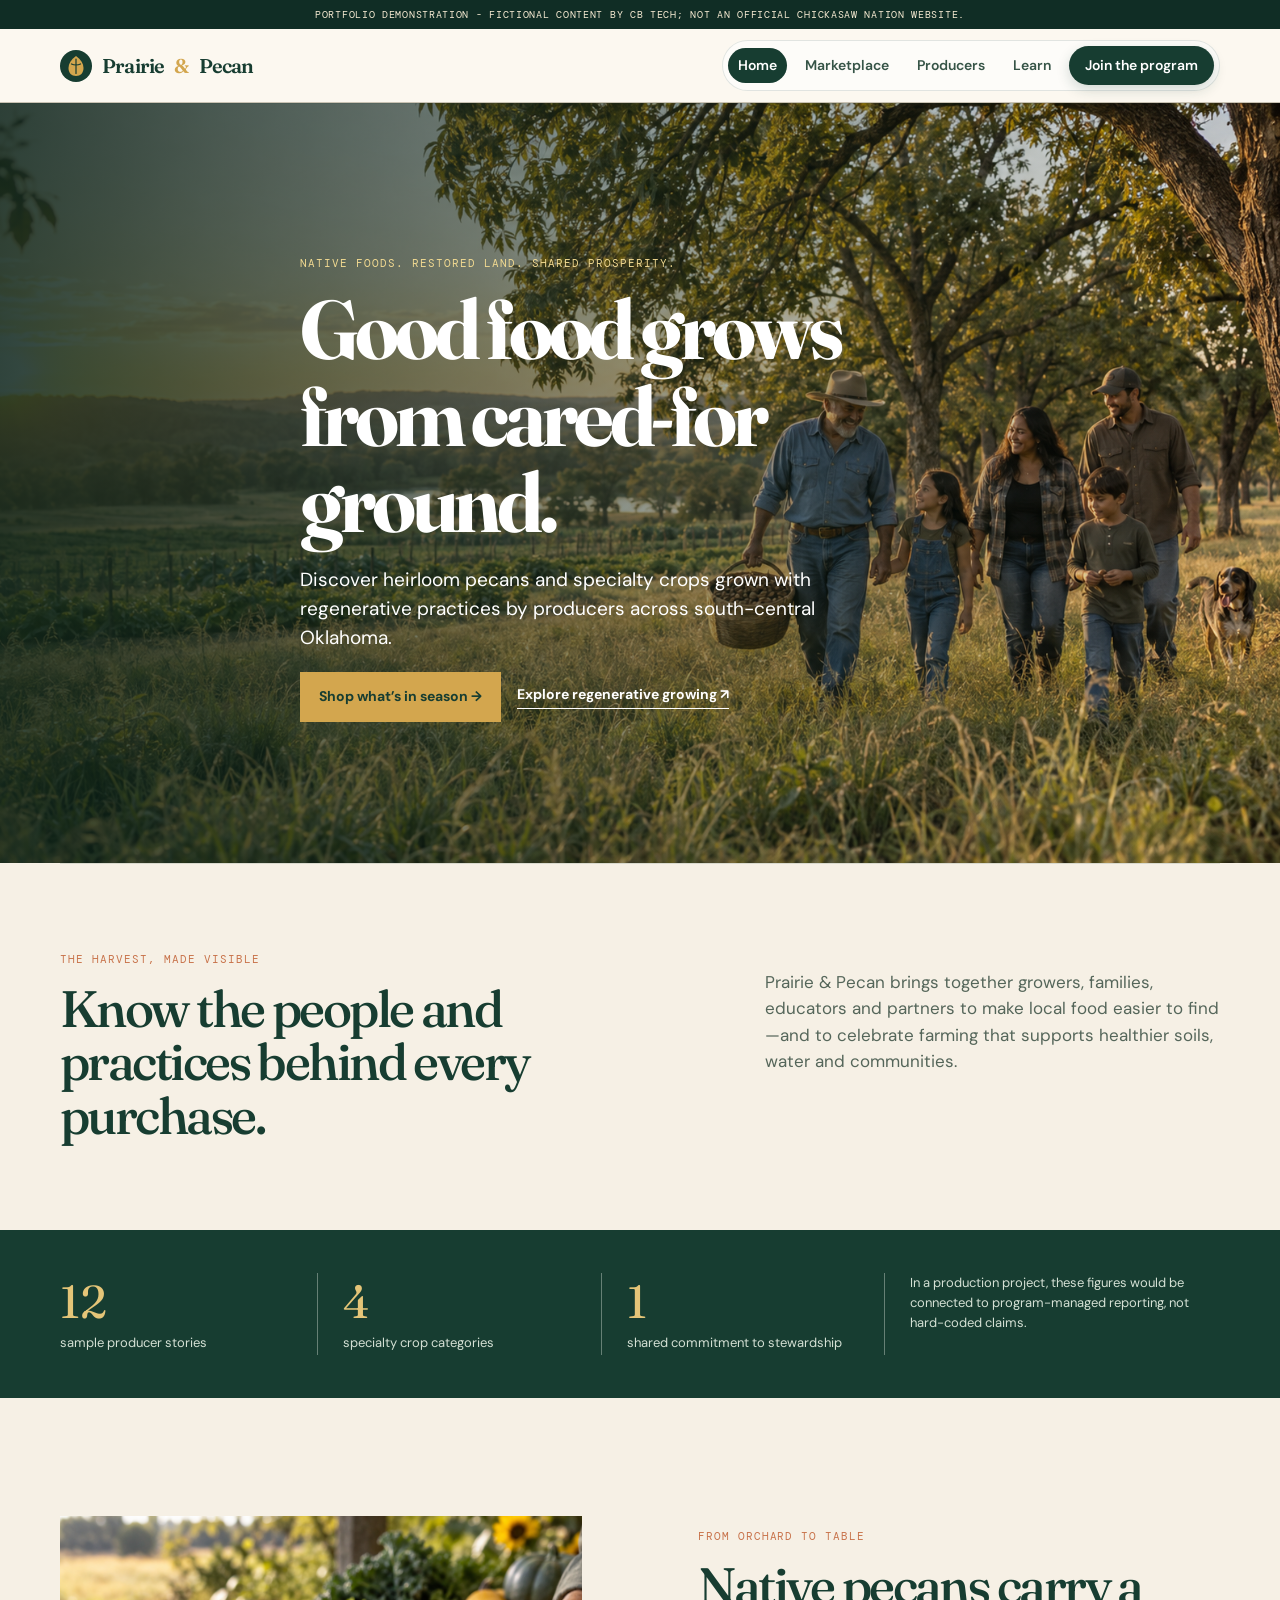
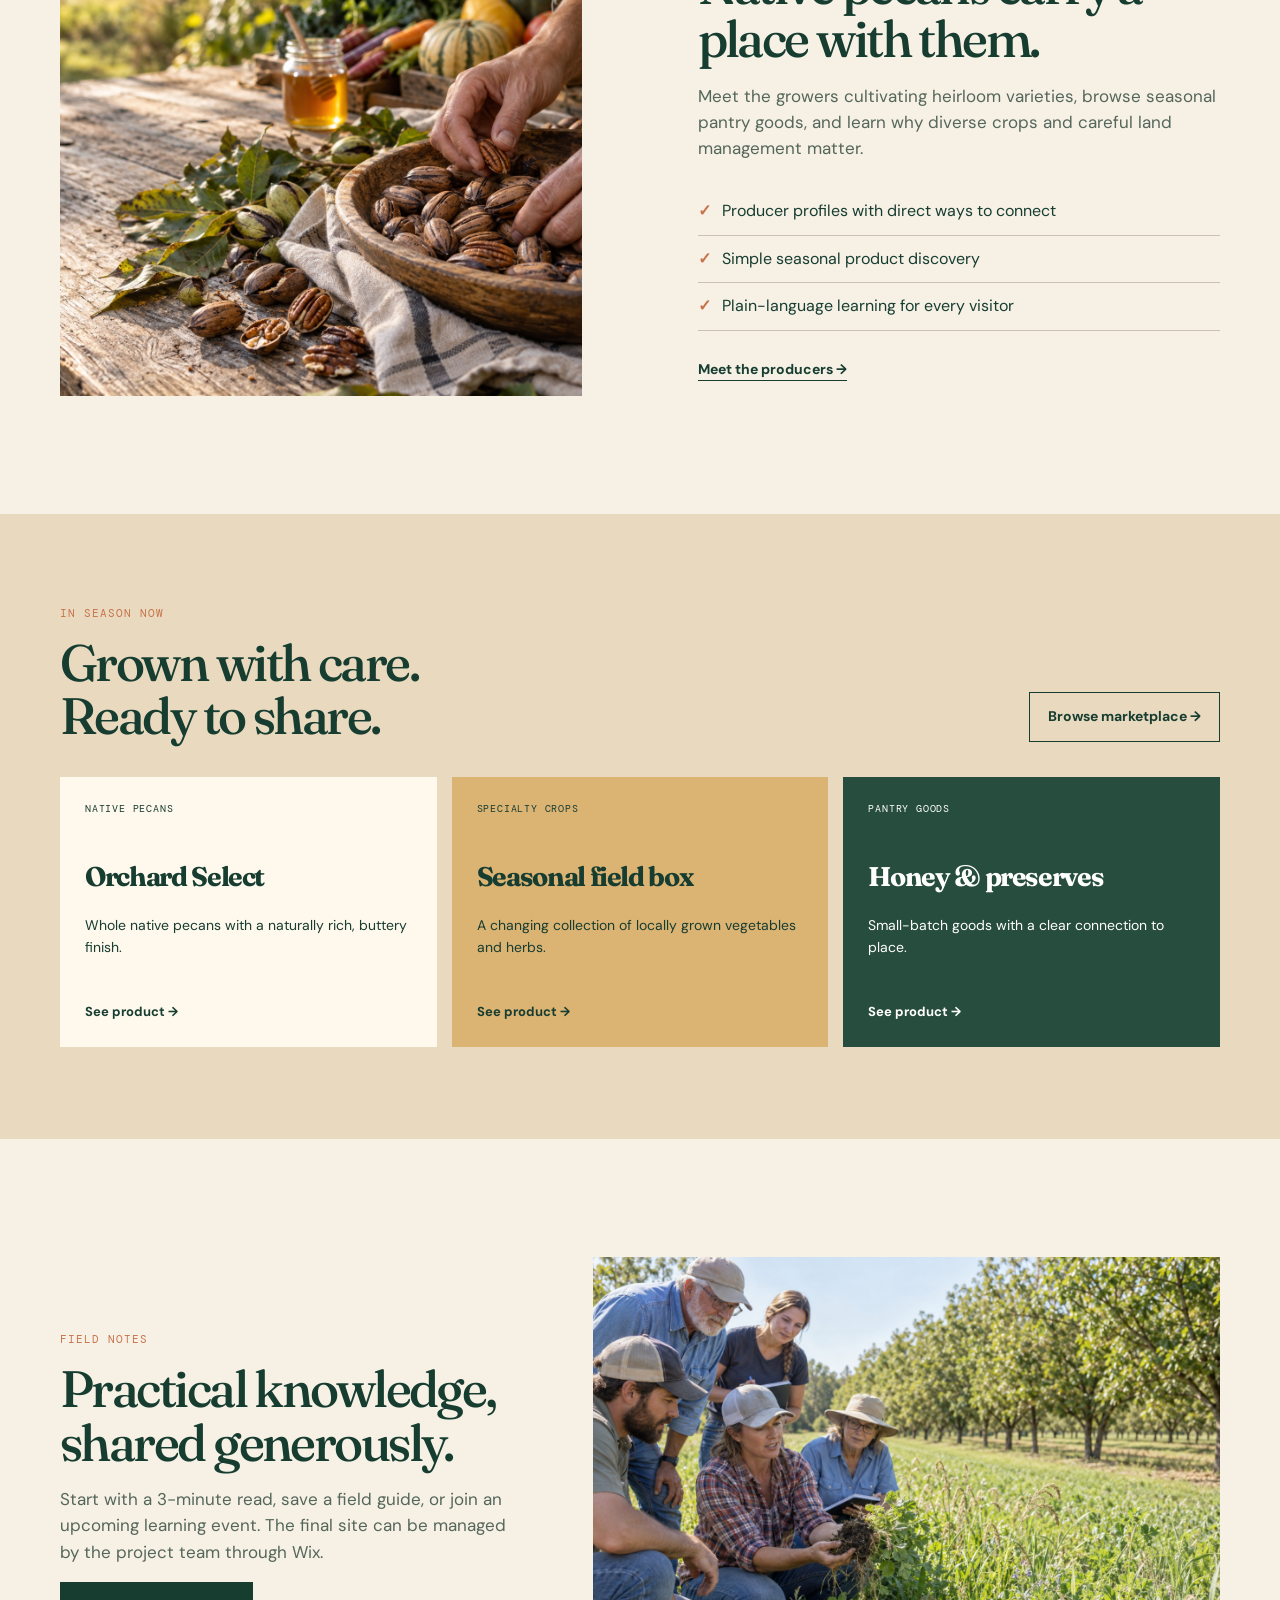
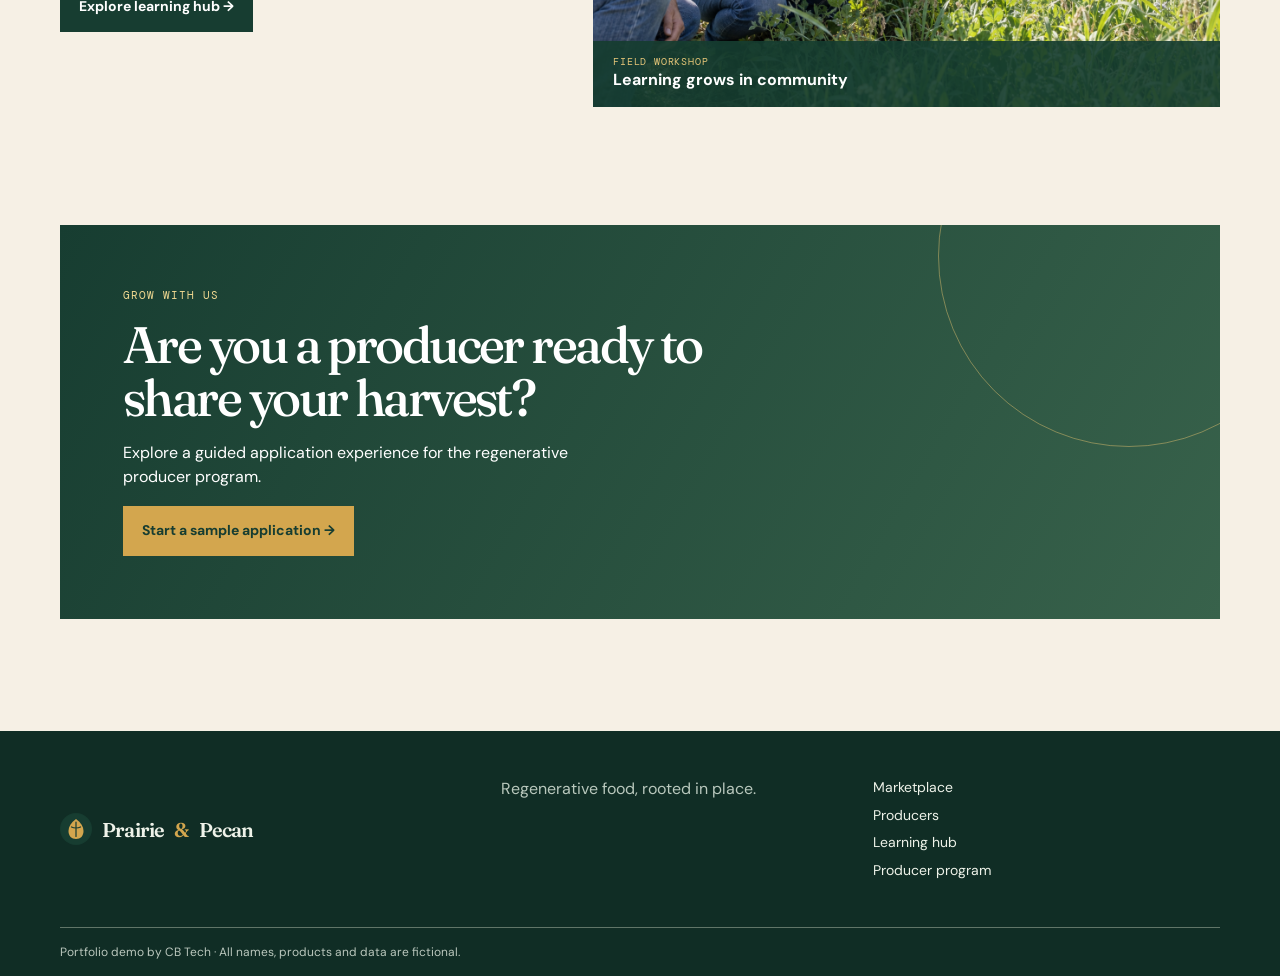
<file: index.html>
<!doctype html><html lang="en"><head><meta charset="utf-8"><meta name="viewport" content="width=device-width,initial-scale=1"><title>Prairie & Pecan | Regenerative marketplace demo</title><meta name="description" content="Multi-page regenerative agriculture marketplace demo"><link rel="stylesheet" href="styles.css"></head><body><div class="demo">PORTFOLIO DEMONSTRATION - FICTIONAL CONTENT BY CB TECH; NOT AN OFFICIAL CHICKASAW NATION WEBSITE.</div><header class="header"><a class="brand" href="index.html"><b class="mark">P</b>Prairie <em>&amp;</em> Pecan</a><button class="menu" aria-expanded="false">Menu</button><nav><a class="active" href="index.html">Home</a><a href="market.html">Marketplace</a><a href="producers.html">Producers</a><a href="learn.html">Learn</a><a class="navcta" href="apply.html">Join the program</a></nav></header><main><section class="hero"><img src="assets/orchard-hero.png" alt="Family harvesting native pecans in a southern Oklahoma orchard"><div class="hero-copy wrap"><p class="eyebrow light">Native foods. Restored land. Shared prosperity.</p><h1>Good food grows from cared-for ground.</h1><p>Discover heirloom pecans and specialty crops grown with regenerative practices by producers across south-central Oklahoma.</p><div class="row"><a class="button gold" href="market.html">Shop what’s in season →</a><a class="textlink white" href="learn.html">Explore regenerative growing ↗</a></div></div></section><section class="intro wrap"><div><p class="eyebrow">The harvest, made visible</p><h2>Know the people and practices behind every purchase.</h2></div><p>Prairie &amp; Pecan brings together growers, families, educators and partners to make local food easier to find—and to celebrate farming that supports healthier soils, water and communities.</p></section><section class="impact"><div class="wrap"><article><strong>12</strong><span>sample producer stories</span></article><article><strong>4</strong><span>specialty crop categories</span></article><article><strong>1</strong><span>shared commitment to stewardship</span></article><p>In a production project, these figures would be connected to program-managed reporting, not hard-coded claims.</p></div></section><section class="split wrap"><div class="photo"><img src="assets/pecan-harvest.png" alt="Fresh native pecans arranged on a farm table"></div><div class="content"><p class="eyebrow">From orchard to table</p><h2>Native pecans carry a place with them.</h2><p>Meet the growers cultivating heirloom varieties, browse seasonal pantry goods, and learn why diverse crops and careful land management matter.</p><ul class="checks"><li>Producer profiles with direct ways to connect</li><li>Simple seasonal product discovery</li><li>Plain-language learning for every visitor</li></ul><a class="textlink" href="producers.html">Meet the producers →</a></div></section><section class="season"><div class="wrap"><div class="head"><div><p class="eyebrow">In season now</p><h2>Grown with care.<br>Ready to share.</h2></div><a class="button outline" href="market.html">Browse marketplace →</a></div><div class="cards"><article class="card"><span class="tag">Native pecans</span><h3>Orchard Select</h3><p>Whole native pecans with a naturally rich, buttery finish.</p><a href="market.html">See product →</a></article><article class="card"><span class="tag">Specialty crops</span><h3>Seasonal field box</h3><p>A changing collection of locally grown vegetables and herbs.</p><a href="market.html">See product →</a></article><article class="card"><span class="tag">Pantry goods</span><h3>Honey &amp; preserves</h3><p>Small-batch goods with a clear connection to place.</p><a href="market.html">See product →</a></article></div></div></section><section class="learning wrap"><div class="content"><p class="eyebrow">Field notes</p><h2>Practical knowledge, shared generously.</h2><p>Start with a 3-minute read, save a field guide, or join an upcoming learning event. The final site can be managed by the project team through Wix.</p><a class="button" href="learn.html">Explore learning hub →</a></div><div class="feature"><img src="assets/field-workshop.png" alt="Growers learning together at an outdoor field workshop"><div class="caption"><small>Field workshop</small><b>Learning grows in community</b></div></div></section><section class="cta wrap"><p class="eyebrow light">Grow with us</p><h2>Are you a producer ready to share your harvest?</h2><p>Explore a guided application experience for the regenerative producer program.</p><a class="button gold" href="apply.html">Start a sample application →</a></section></main><footer><div class="footer-main wrap"><a class="brand" href="index.html"><b class="mark">P</b>Prairie <em>&amp;</em> Pecan</a><p>Regenerative food, rooted in place.</p><div><a href="market.html">Marketplace</a><a href="producers.html">Producers</a><a href="learn.html">Learning hub</a><a href="apply.html">Producer program</a></div></div><div class="footer-bottom wrap">Portfolio demo by <a href="https://cb-tech.rohanchaursiy218.workers.dev">CB Tech</a> · All names, products and data are fictional.</div></footer><script src="app.js"></script></body></html>
</file>
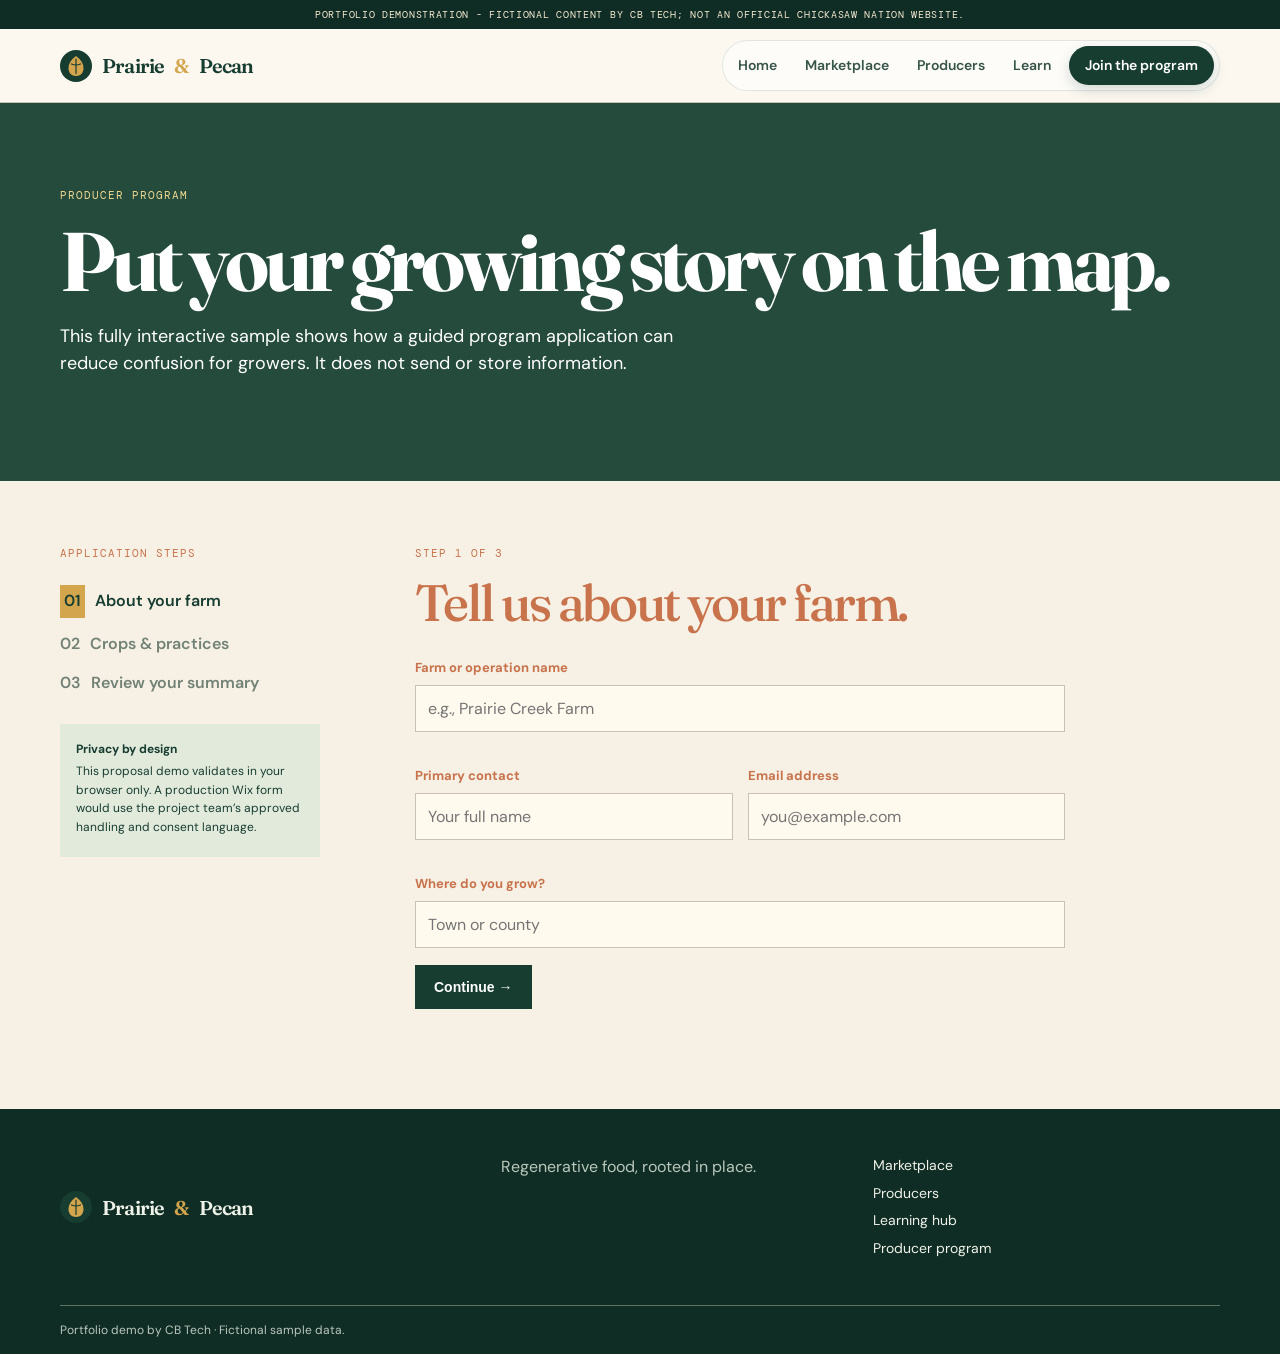
<file: apply.html>
<!doctype html><html lang="en"><head><meta charset="utf-8"><meta name="viewport" content="width=device-width,initial-scale=1"><title>Producer program | Prairie & Pecan</title><link rel="stylesheet" href="styles.css"></head><body><div class="demo">PORTFOLIO DEMONSTRATION - FICTIONAL CONTENT BY CB TECH; NOT AN OFFICIAL CHICKASAW NATION WEBSITE.</div><header class="header"><a class="brand" href="index.html"><b class="mark">P</b>Prairie <em>&amp;</em> Pecan</a><button class="menu" aria-expanded="false">Menu</button><nav><a href="index.html">Home</a><a href="market.html">Marketplace</a><a href="producers.html">Producers</a><a href="learn.html">Learn</a><a class="navcta active" href="apply.html">Join the program</a></nav></header><main><section class="applyhero"><div class="wrap"><p class="eyebrow light">Producer program</p><h1>Put your growing story on the map.</h1><p>This fully interactive sample shows how a guided program application can reduce confusion for growers. It does not send or store information.</p></div></section><section class="application wrap"><aside><p class="eyebrow">Application steps</p><ol class="steps"><li class="current"><span>01</span> About your farm</li><li><span>02</span> Crops &amp; practices</li><li><span>03</span> Review your summary</li></ol><div class="notice"><b>Privacy by design</b><p>This proposal demo validates in your browser only. A production Wix form would use the project team’s approved handling and consent language.</p></div></aside><form id="applicationForm" novalidate><section class="formstep active" data-step="1"><p class="eyebrow">Step 1 of 3</p><h2>Tell us about your farm.</h2><label>Farm or operation name<input name="farm" required placeholder="e.g., Prairie Creek Farm"></label><div class="formrow"><label>Primary contact<input name="contact" required placeholder="Your full name"></label><label>Email address<input type="email" name="email" required placeholder="you@example.com"></label></div><label>Where do you grow?<input name="location" required placeholder="Town or county"></label><button class="button next" type="button">Continue →</button></section><section class="formstep" data-step="2"><p class="eyebrow">Step 2 of 3</p><h2>What are you growing?</h2><fieldset><legend>Select all that apply</legend><label class="choice"><input type="checkbox" name="crops" value="Native or heirloom pecans"> Native or heirloom pecans</label><label class="choice"><input type="checkbox" name="crops" value="Specialty crops"> Specialty crops</label><label class="choice"><input type="checkbox" name="crops" value="Honey or pantry goods"> Honey or pantry goods</label></fieldset><label>Tell us about a practice you are exploring<textarea name="practice" rows="4" placeholder="Cover crops, reduced tillage, pollinator habitat..."></textarea></label><div class="row"><button class="button outline prev" type="button">Back</button><button class="button next" type="button">Review summary →</button></div></section><section class="formstep" data-step="3"><p class="eyebrow">Step 3 of 3</p><h2>Review your sample summary.</h2><div class="summarybox" id="summary"></div><p class="helper">This action downloads a text summary to your device. It does not submit an application.</p><div class="row"><button class="button outline prev" type="button">Back</button><button class="button gold" type="submit">Download sample summary ↓</button></div></section><section class="success"><p class="eyebrow">Summary ready</p><h2>Thank you for trying the flow.</h2><p>Your sample summary has been downloaded. In production, this final step would securely route a completed application to the approved program team.</p><a class="textlink" href="index.html">Return home →</a></section></form></section></main><footer><div class="footer-main wrap"><a class="brand" href="index.html"><b class="mark">P</b>Prairie <em>&amp;</em> Pecan</a><p>Regenerative food, rooted in place.</p><div><a href="market.html">Marketplace</a><a href="producers.html">Producers</a><a href="learn.html">Learning hub</a><a href="apply.html">Producer program</a></div></div><div class="footer-bottom wrap">Portfolio demo by CB Tech · Fictional sample data.</div></footer><script src="app.js"></script></body></html>
</file>
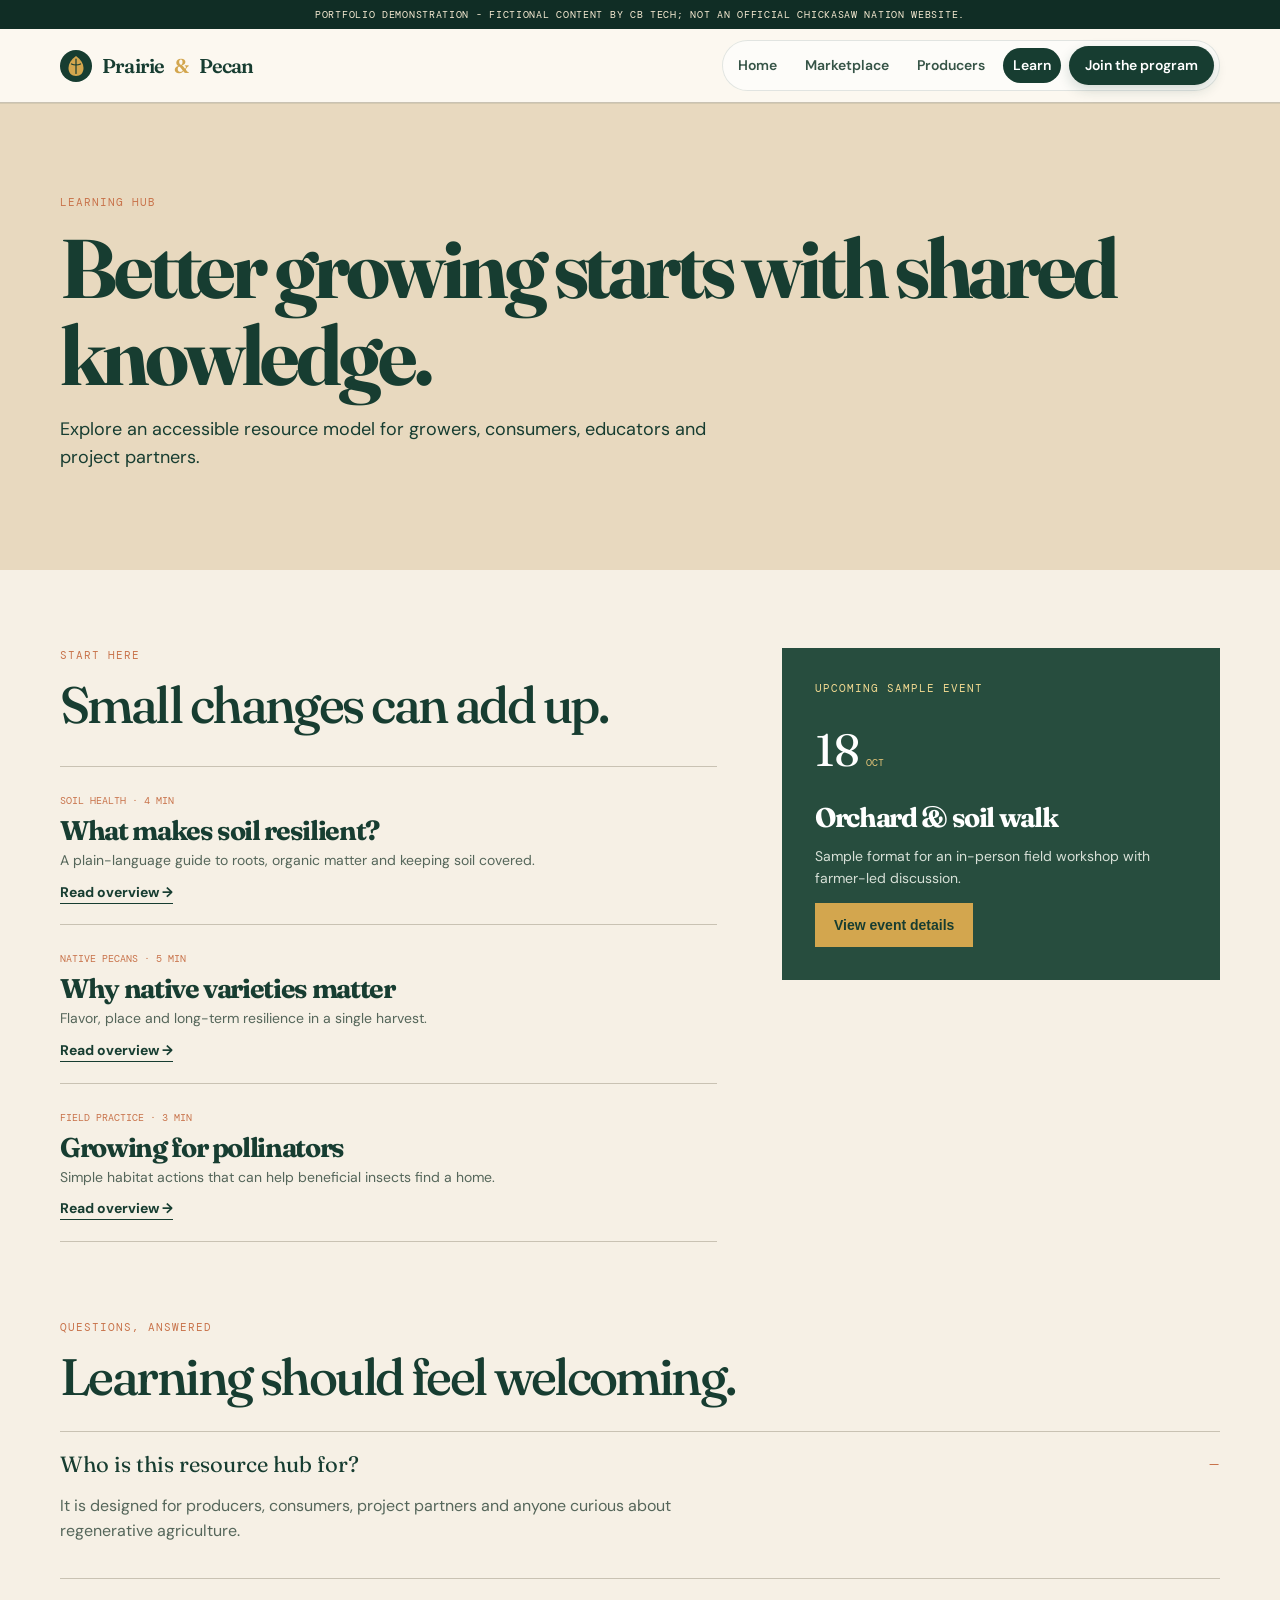
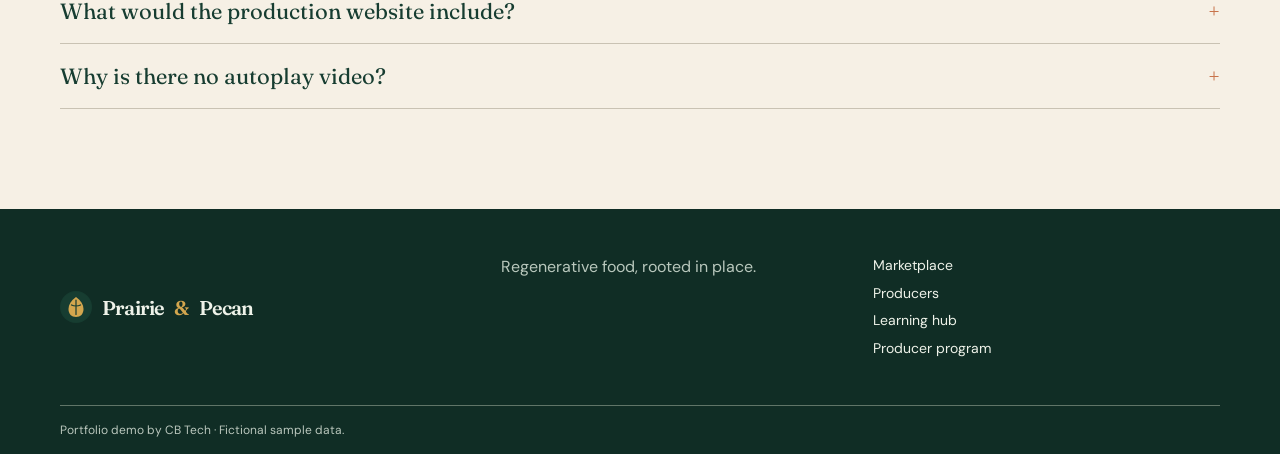
<file: learn.html>
<!doctype html><html lang="en"><head><meta charset="utf-8"><meta name="viewport" content="width=device-width,initial-scale=1"><title>Learn | Prairie & Pecan</title><link rel="stylesheet" href="styles.css"></head><body><div class="demo">PORTFOLIO DEMONSTRATION - FICTIONAL CONTENT BY CB TECH; NOT AN OFFICIAL CHICKASAW NATION WEBSITE.</div><header class="header"><a class="brand" href="index.html"><b class="mark">P</b>Prairie <em>&amp;</em> Pecan</a><button class="menu" aria-expanded="false">Menu</button><nav><a href="index.html">Home</a><a href="market.html">Marketplace</a><a href="producers.html">Producers</a><a class="active" href="learn.html">Learn</a><a class="navcta" href="apply.html">Join the program</a></nav></header><main><section class="pagehero"><div class="wrap"><p class="eyebrow">Learning hub</p><h1>Better growing starts with shared knowledge.</h1><p>Explore an accessible resource model for growers, consumers, educators and project partners.</p></div></section><section class="learn wrap"><div><p class="eyebrow">Start here</p><h2>Small changes can add up.</h2><div class="articles"><article class="article"><small>SOIL HEALTH · 4 MIN</small><h3>What makes soil resilient?</h3><p>A plain-language guide to roots, organic matter and keeping soil covered.</p><a class="textlink" href="#faq">Read overview →</a></article><article class="article"><small>NATIVE PECANS · 5 MIN</small><h3>Why native varieties matter</h3><p>Flavor, place and long-term resilience in a single harvest.</p><a class="textlink" href="#faq">Read overview →</a></article><article class="article"><small>FIELD PRACTICE · 3 MIN</small><h3>Growing for pollinators</h3><p>Simple habitat actions that can help beneficial insects find a home.</p><a class="textlink" href="#faq">Read overview →</a></article></div></div><aside class="event"><p class="eyebrow light">Upcoming sample event</p><p class="date">18<span>OCT</span></p><h3>Orchard &amp; soil walk</h3><p>Sample format for an in-person field workshop with farmer-led discussion.</p><button class="button gold" data-open>View event details</button></aside></section><section id="faq" class="faq wrap"><p class="eyebrow">Questions, answered</p><h2>Learning should feel welcoming.</h2><details open><summary>Who is this resource hub for?</summary><p>It is designed for producers, consumers, project partners and anyone curious about regenerative agriculture.</p></details><details><summary>What would the production website include?</summary><p>A Wix-managed article library, downloadable guides, event updates, accessible media captions and an editorial review workflow.</p></details><details><summary>Why is there no autoplay video?</summary><p>Video is not required by the RFP. The production site should use short captioned project-owned videos only when they add information, keeping the site fast and accessible.</p></details></section></main><div class="modal" id="modal"><div class="modalbox"><button class="close" data-close>×</button><p class="eyebrow">Sample event detail</p><h2>Orchard &amp; soil walk</h2><p>This working modal represents a future event listing. A production version can link to registration, directions, accessibility details and a captioned project-owned field video.</p><button class="button gold" data-close>Got it</button></div></div><footer><div class="footer-main wrap"><a class="brand" href="index.html"><b class="mark">P</b>Prairie <em>&amp;</em> Pecan</a><p>Regenerative food, rooted in place.</p><div><a href="market.html">Marketplace</a><a href="producers.html">Producers</a><a href="learn.html">Learning hub</a><a href="apply.html">Producer program</a></div></div><div class="footer-bottom wrap">Portfolio demo by CB Tech · Fictional sample data.</div></footer><script src="app.js"></script></body></html>
</file>
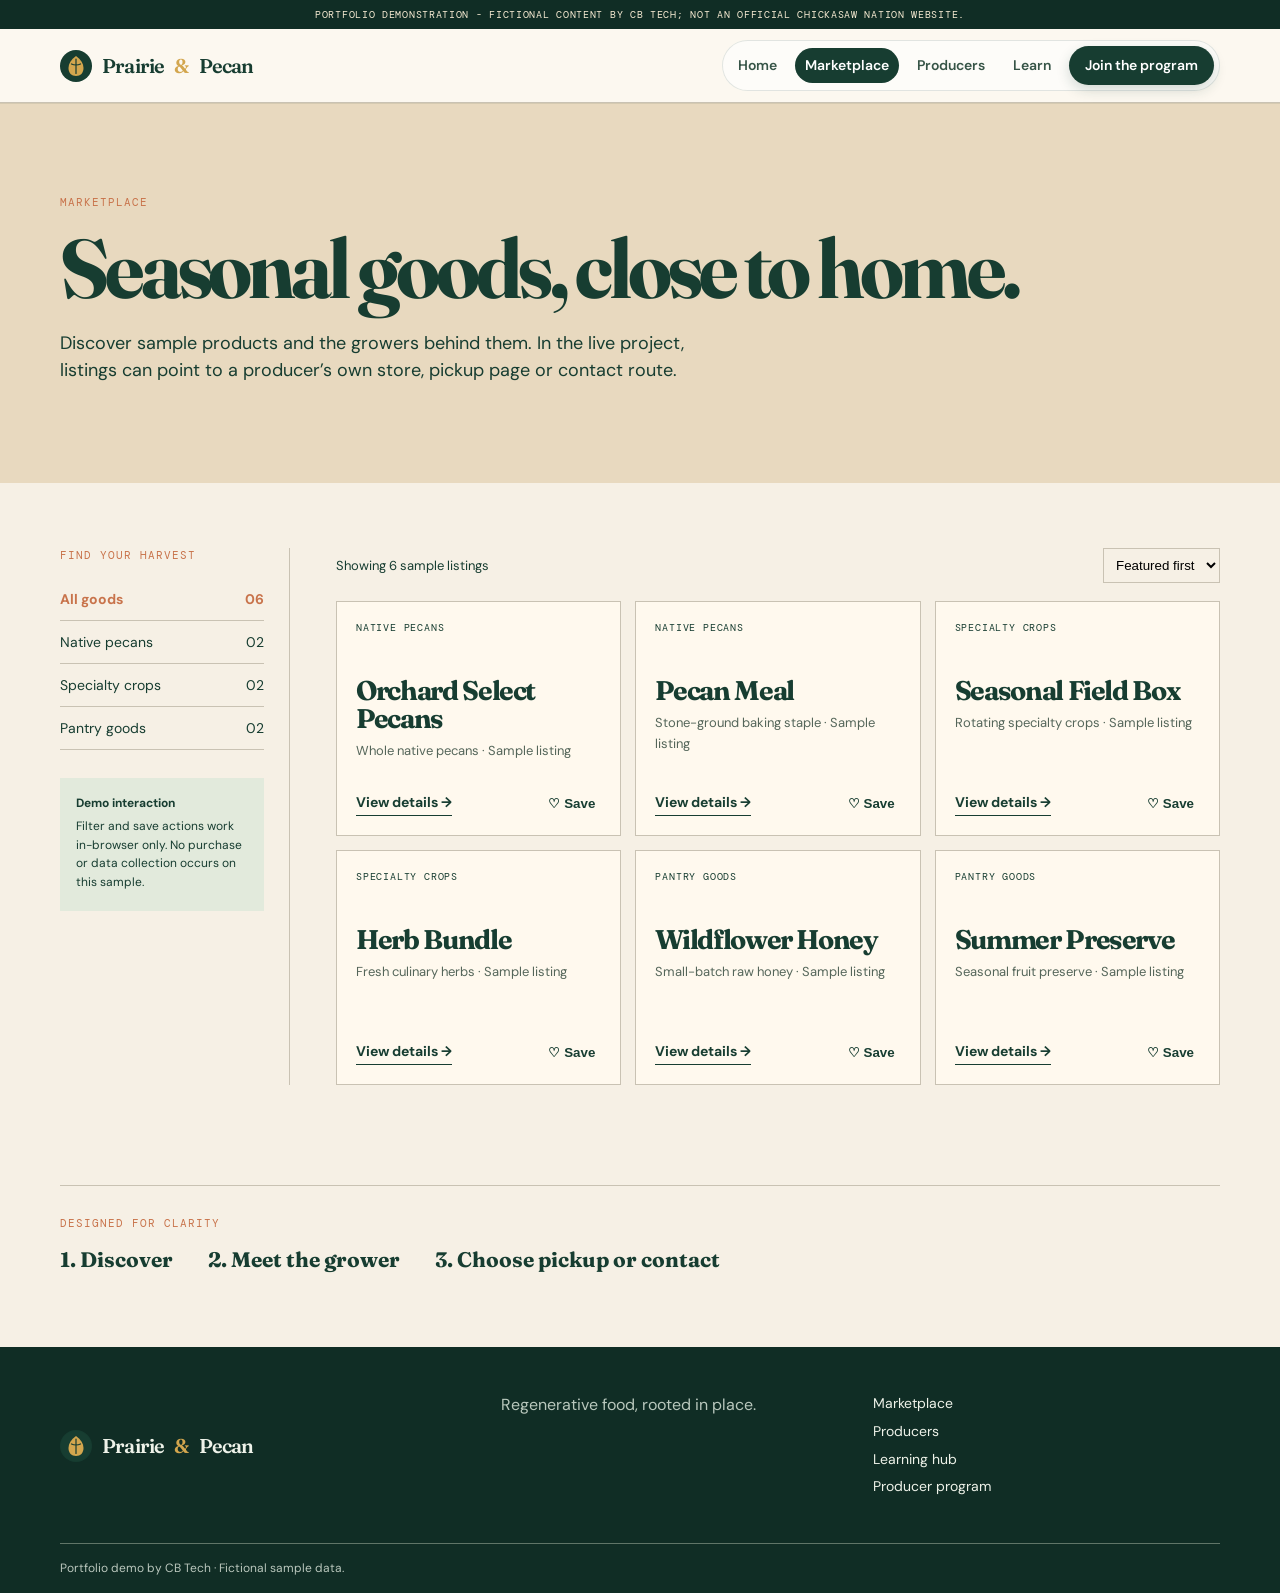
<file: market.html>
<!doctype html><html lang="en"><head><meta charset="utf-8"><meta name="viewport" content="width=device-width,initial-scale=1"><title>Marketplace | Prairie & Pecan</title><link rel="stylesheet" href="styles.css"></head><body><div class="demo">PORTFOLIO DEMONSTRATION - FICTIONAL CONTENT BY CB TECH; NOT AN OFFICIAL CHICKASAW NATION WEBSITE.</div><header class="header"><a class="brand" href="index.html"><b class="mark">P</b>Prairie <em>&amp;</em> Pecan</a><button class="menu" aria-expanded="false">Menu</button><nav><a href="index.html">Home</a><a class="active" href="market.html">Marketplace</a><a href="producers.html">Producers</a><a href="learn.html">Learn</a><a class="navcta" href="apply.html">Join the program</a></nav></header><main><section class="pagehero"><div class="wrap"><p class="eyebrow">Marketplace</p><h1>Seasonal goods, close to home.</h1><p>Discover sample products and the growers behind them. In the live project, listings can point to a producer’s own store, pickup page or contact route.</p></div></section><section class="catalog wrap"><aside class="filters"><p class="eyebrow">Find your harvest</p><button class="filter active" data-filter="all">All goods <span>06</span></button><button class="filter" data-filter="pecan">Native pecans <span>02</span></button><button class="filter" data-filter="produce">Specialty crops <span>02</span></button><button class="filter" data-filter="pantry">Pantry goods <span>02</span></button><div class="notice"><b>Demo interaction</b><p>Filter and save actions work in-browser only. No purchase or data collection occurs on this sample.</p></div></aside><div><div class="cataloghead"><p id="productCount">Showing sample listings</p><select id="sortProducts"><option value="featured">Featured first</option><option value="name">Name A–Z</option></select></div><div id="productGrid" class="grid"></div></div></section><section class="process wrap"><p class="eyebrow">Designed for clarity</p><div><b>1. Discover</b><b>2. Meet the grower</b><b>3. Choose pickup or contact</b></div></section></main><footer><div class="footer-main wrap"><a class="brand" href="index.html"><b class="mark">P</b>Prairie <em>&amp;</em> Pecan</a><p>Regenerative food, rooted in place.</p><div><a href="market.html">Marketplace</a><a href="producers.html">Producers</a><a href="learn.html">Learning hub</a><a href="apply.html">Producer program</a></div></div><div class="footer-bottom wrap">Portfolio demo by CB Tech · Fictional sample data.</div></footer><script src="app.js"></script></body></html>
</file>
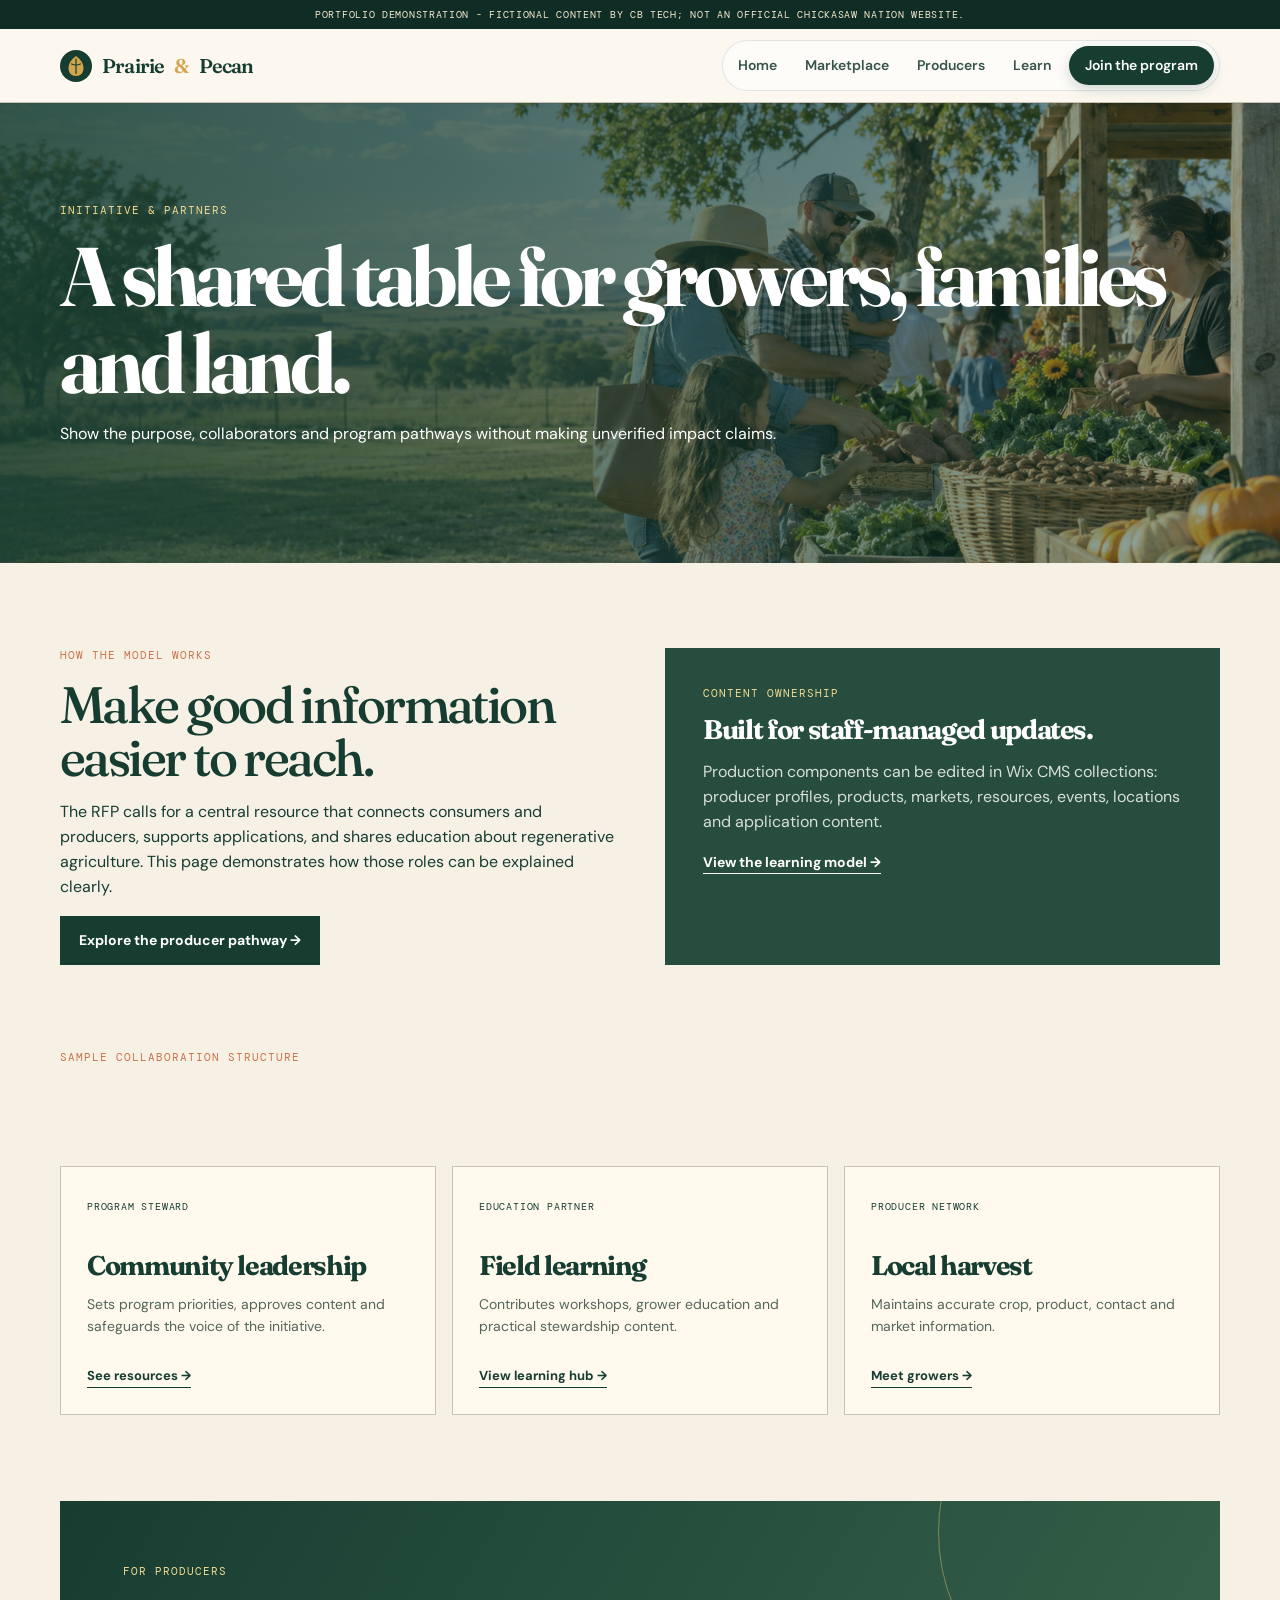
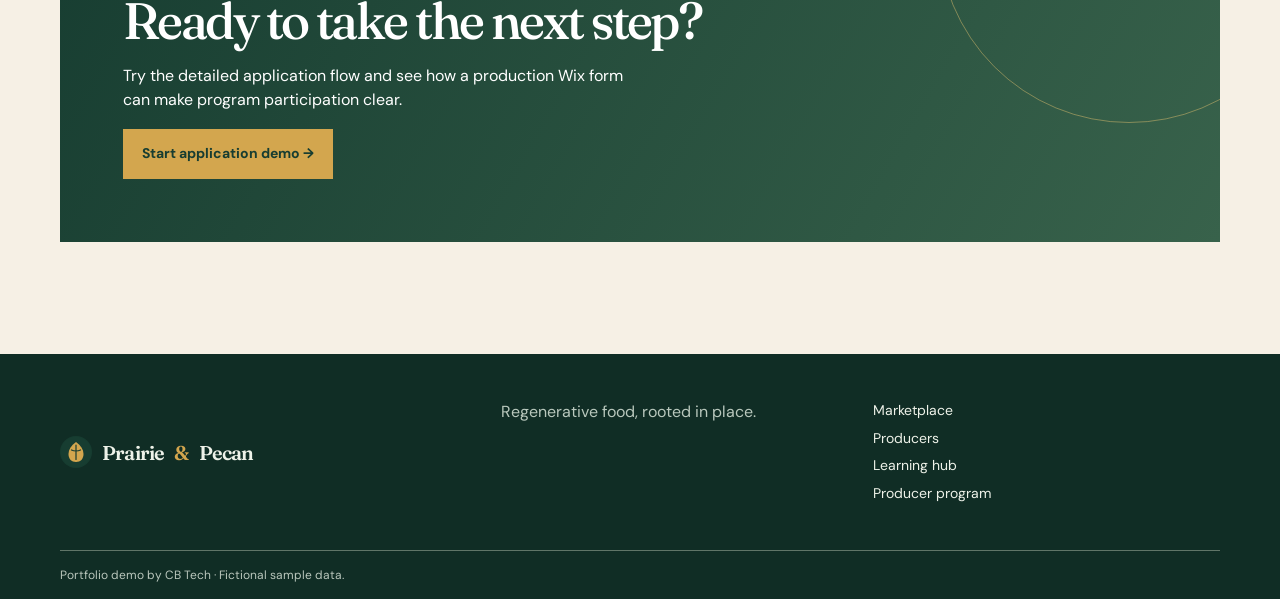
<file: partners.html>
<!doctype html><html lang="en"><head><meta charset="utf-8"><meta name="viewport" content="width=device-width,initial-scale=1"><title>Initiative | Prairie & Pecan</title><link rel="stylesheet" href="styles.css"></head><body><div class="demo">PORTFOLIO DEMONSTRATION - FICTIONAL CONTENT BY CB TECH; NOT AN OFFICIAL CHICKASAW NATION WEBSITE.</div><header class="header"><a class="brand" href="index.html"><b class="mark">P</b>Prairie <em>&amp;</em> Pecan</a><button class="menu">Menu</button><nav><a href="index.html">Home</a><a href="market.html">Marketplace</a><a href="producers.html">Producers</a><a href="learn.html">Learn</a><a class="navcta" href="apply.html">Join the program</a></nav></header><main><section class="partner-hero"><div class="wrap"><p class="eyebrow light">Initiative &amp; partners</p><h1>A shared table for growers, families and land.</h1><p>Show the purpose, collaborators and program pathways without making unverified impact claims.</p></div></section><section class="support wrap"><div><p class="eyebrow">How the model works</p><h2>Make good information easier to reach.</h2><p>The RFP calls for a central resource that connects consumers and producers, supports applications, and shares education about regenerative agriculture. This page demonstrates how those roles can be explained clearly.</p><a class="button" href="apply.html">Explore the producer pathway →</a></div><div><p class="eyebrow light">Content ownership</p><h3>Built for staff-managed updates.</h3><p>Production components can be edited in Wix CMS collections: producer profiles, products, markets, resources, events, locations and application content.</p><a class="textlink white" href="learn.html">View the learning model →</a></div></section><section class="wrap"><p class="eyebrow">Sample collaboration structure</p><div class="partner-grid"><article><span class="tag">Program steward</span><h3>Community leadership</h3><p>Sets program priorities, approves content and safeguards the voice of the initiative.</p><a class="link-card" href="learn.html">See resources →</a></article><article><span class="tag">Education partner</span><h3>Field learning</h3><p>Contributes workshops, grower education and practical stewardship content.</p><a class="link-card" href="learn.html">View learning hub →</a></article><article><span class="tag">Producer network</span><h3>Local harvest</h3><p>Maintains accurate crop, product, contact and market information.</p><a class="link-card" href="producers.html">Meet growers →</a></article></div></section><section class="cta wrap"><p class="eyebrow light">For producers</p><h2>Ready to take the next step?</h2><p>Try the detailed application flow and see how a production Wix form can make program participation clear.</p><a class="button gold" href="apply.html">Start application demo →</a></section></main><footer><div class="footer-main wrap"><a class="brand" href="index.html"><b class="mark">P</b>Prairie <em>&amp;</em> Pecan</a><p>Regenerative food, rooted in place.</p><div><a href="market.html">Marketplace</a><a href="producers.html">Producers</a><a href="learn.html">Learning hub</a><a href="apply.html">Producer program</a></div></div><div class="footer-bottom wrap">Portfolio demo by CB Tech · Fictional sample data.</div></footer><script src="app.js"></script></body></html>
</file>
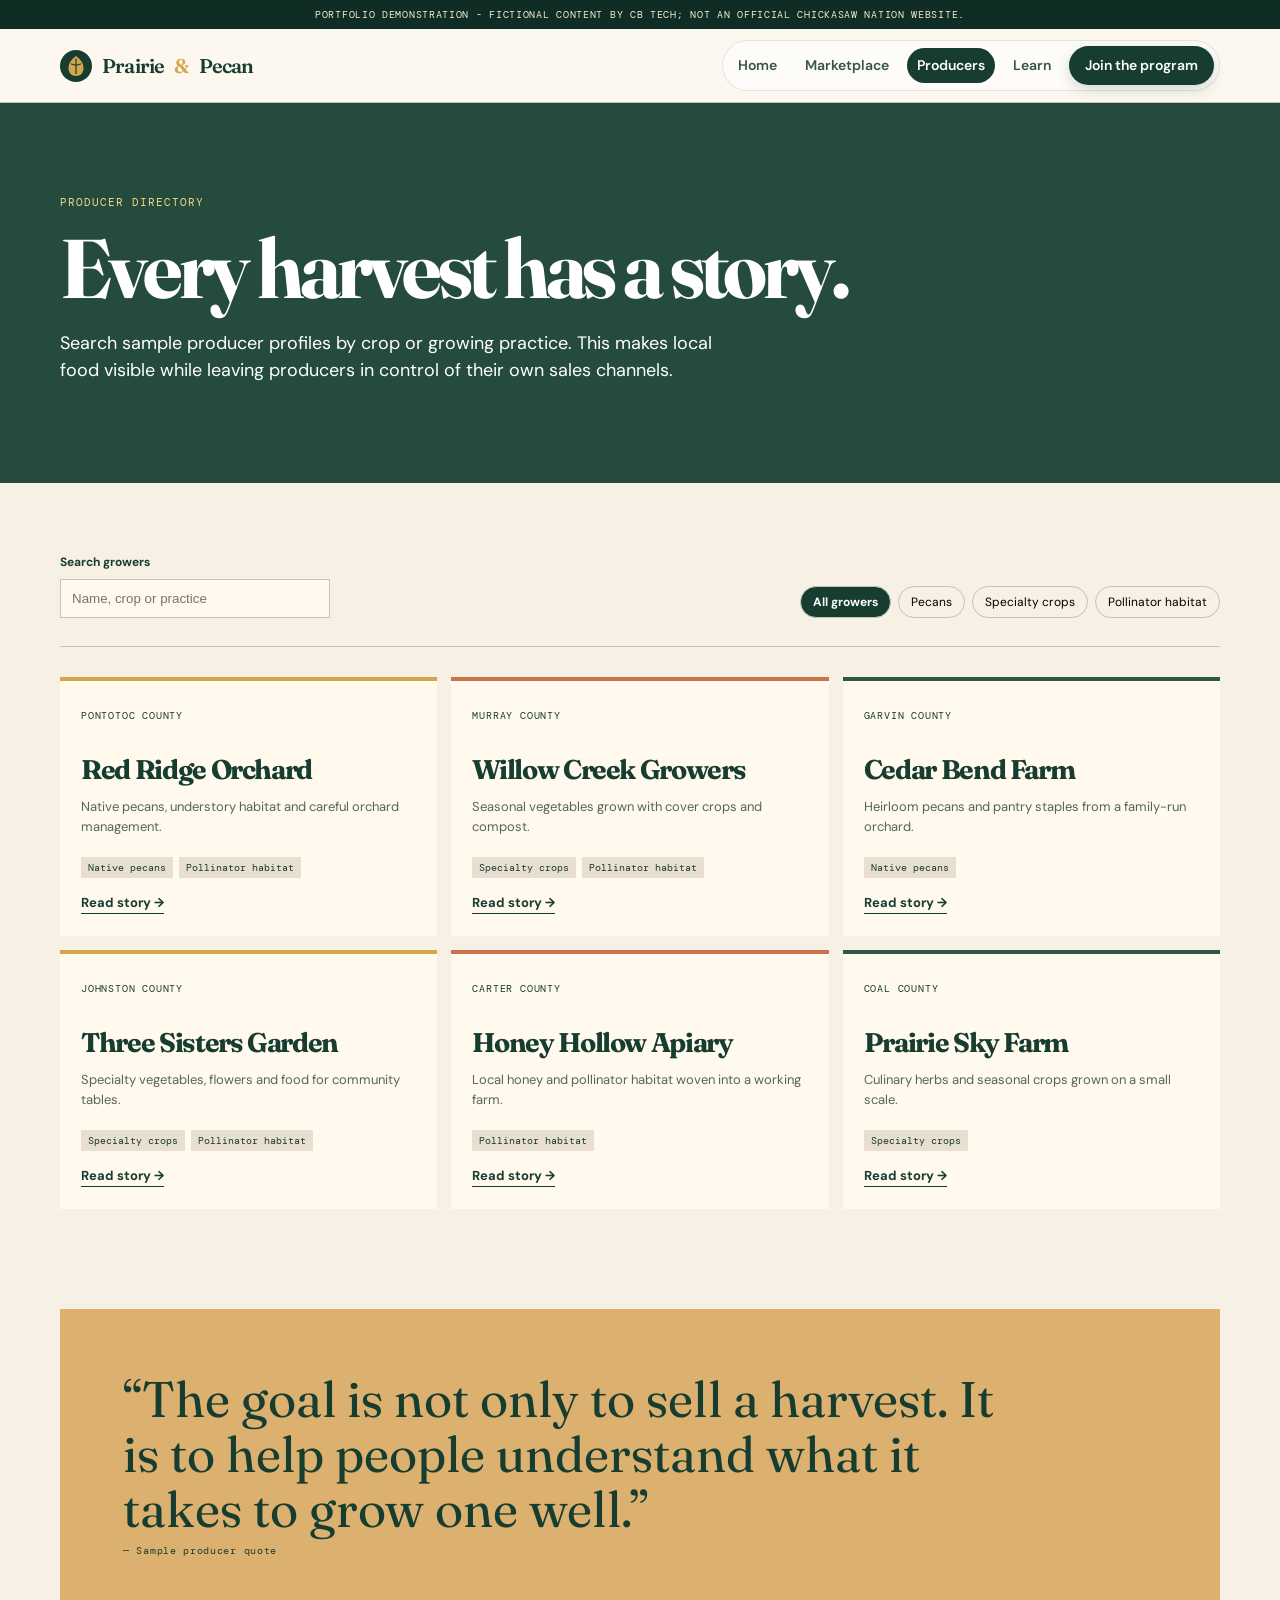
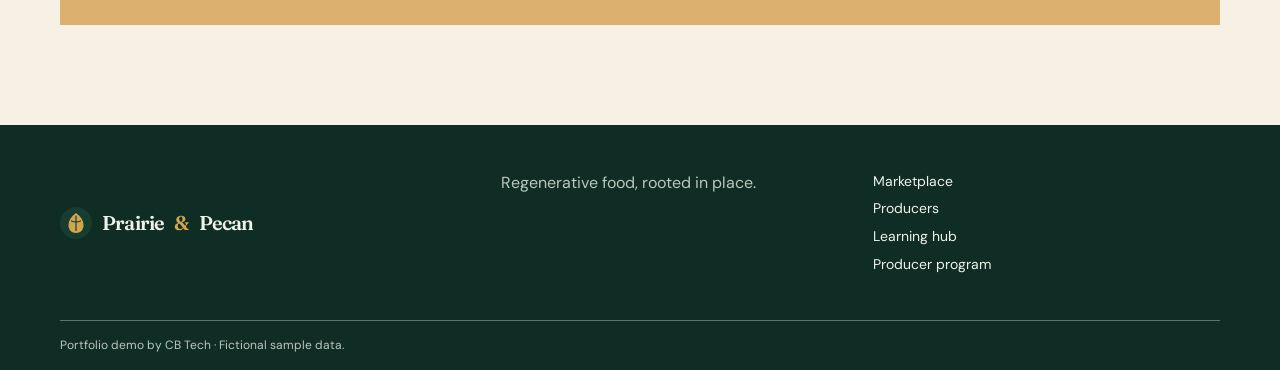
<file: producers.html>
<!doctype html><html lang="en"><head><meta charset="utf-8"><meta name="viewport" content="width=device-width,initial-scale=1"><title>Producers | Prairie & Pecan</title><link rel="stylesheet" href="styles.css"></head><body><div class="demo">PORTFOLIO DEMONSTRATION - FICTIONAL CONTENT BY CB TECH; NOT AN OFFICIAL CHICKASAW NATION WEBSITE.</div><header class="header"><a class="brand" href="index.html"><b class="mark">P</b>Prairie <em>&amp;</em> Pecan</a><button class="menu" aria-expanded="false">Menu</button><nav><a href="index.html">Home</a><a href="market.html">Marketplace</a><a class="active" href="producers.html">Producers</a><a href="learn.html">Learn</a><a class="navcta" href="apply.html">Join the program</a></nav></header><main><section class="pagehero green"><div class="wrap"><p class="eyebrow light">Producer directory</p><h1>Every harvest has a story.</h1><p>Search sample producer profiles by crop or growing practice. This makes local food visible while leaving producers in control of their own sales channels.</p></div></section><section class="directory wrap"><div class="tools"><label>Search growers<input id="producerSearch" placeholder="Name, crop or practice"></label><div class="chips"><button class="chip active" data-pfilter="all">All growers</button><button class="chip" data-pfilter="pecan">Pecans</button><button class="chip" data-pfilter="produce">Specialty crops</button><button class="chip" data-pfilter="pollinator">Pollinator habitat</button></div></div><div id="producerGrid" class="grid"></div></section><section class="quote wrap"><p>“The goal is not only to sell a harvest. It is to help people understand what it takes to grow one well.”</p><span>— Sample producer quote</span></section></main><footer><div class="footer-main wrap"><a class="brand" href="index.html"><b class="mark">P</b>Prairie <em>&amp;</em> Pecan</a><p>Regenerative food, rooted in place.</p><div><a href="market.html">Marketplace</a><a href="producers.html">Producers</a><a href="learn.html">Learning hub</a><a href="apply.html">Producer program</a></div></div><div class="footer-bottom wrap">Portfolio demo by CB Tech · Fictional sample data.</div></footer><script src="app.js"></script></body></html>
</file>
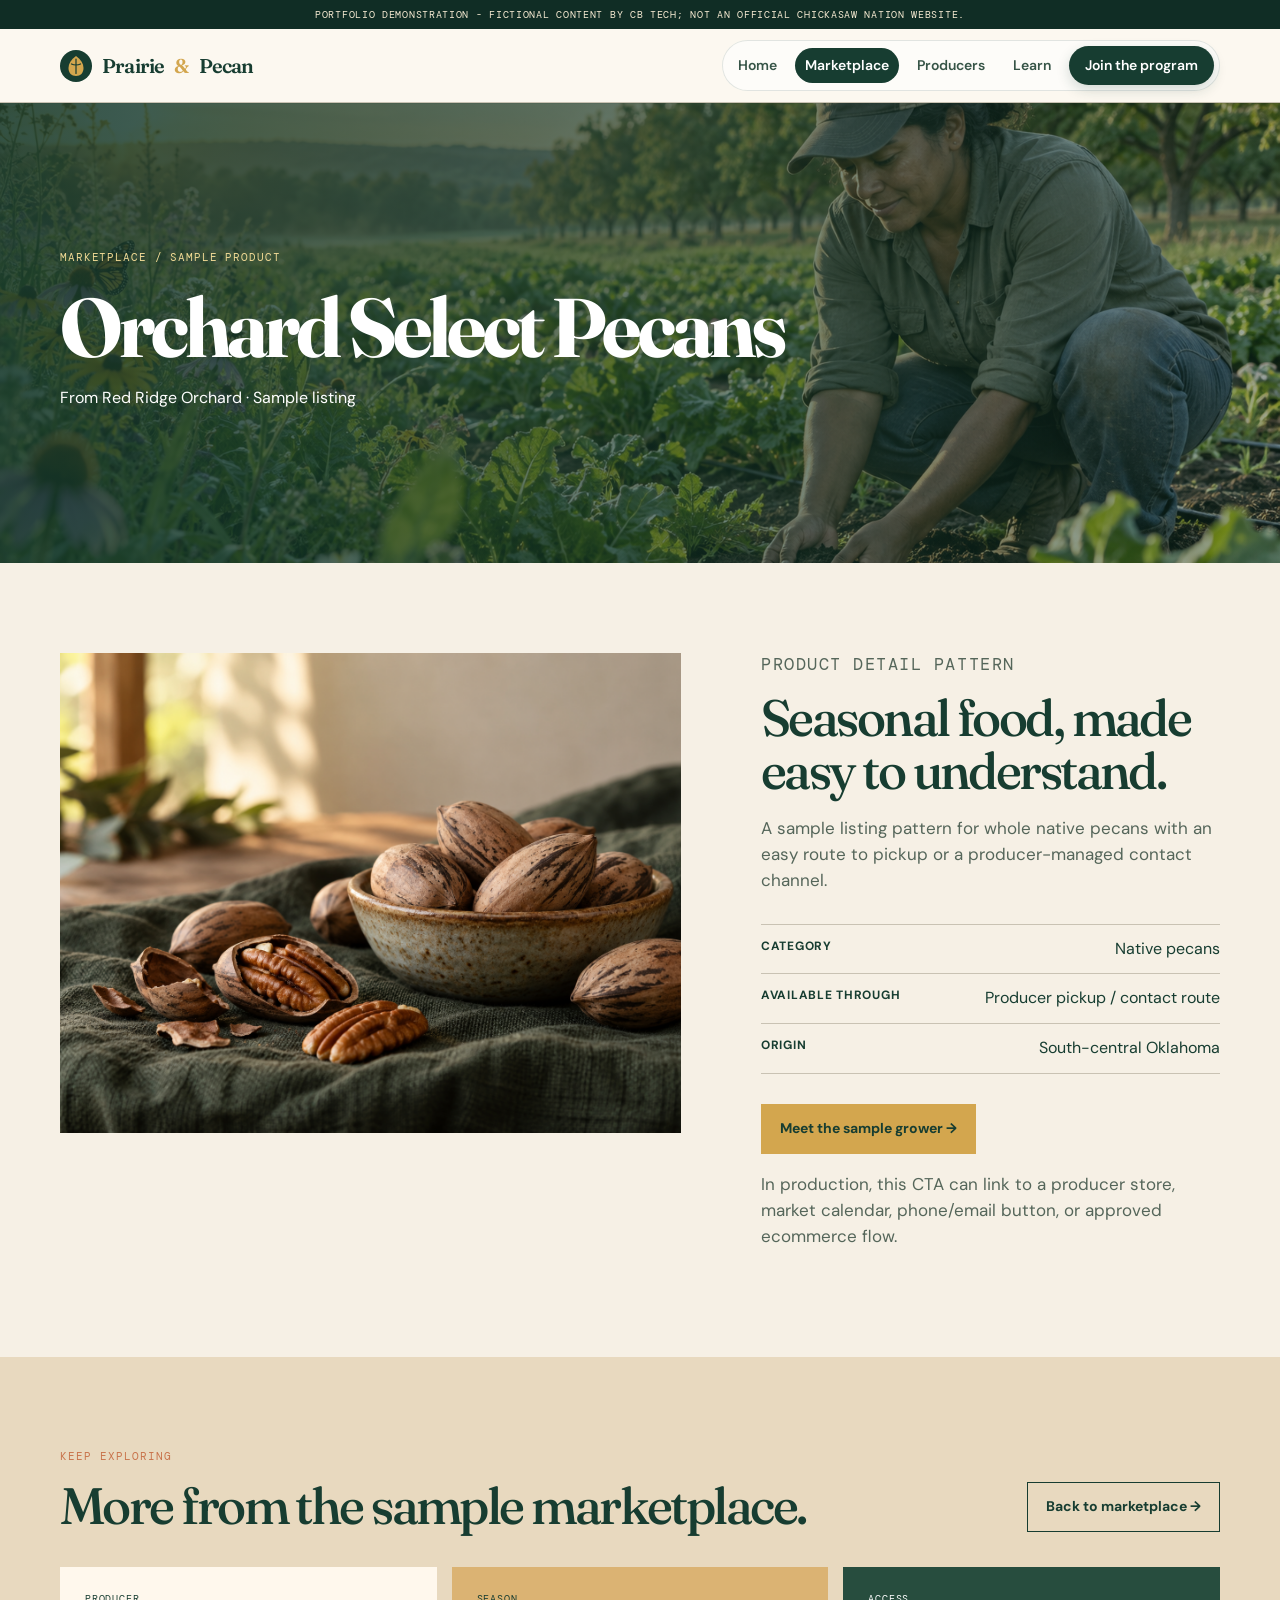
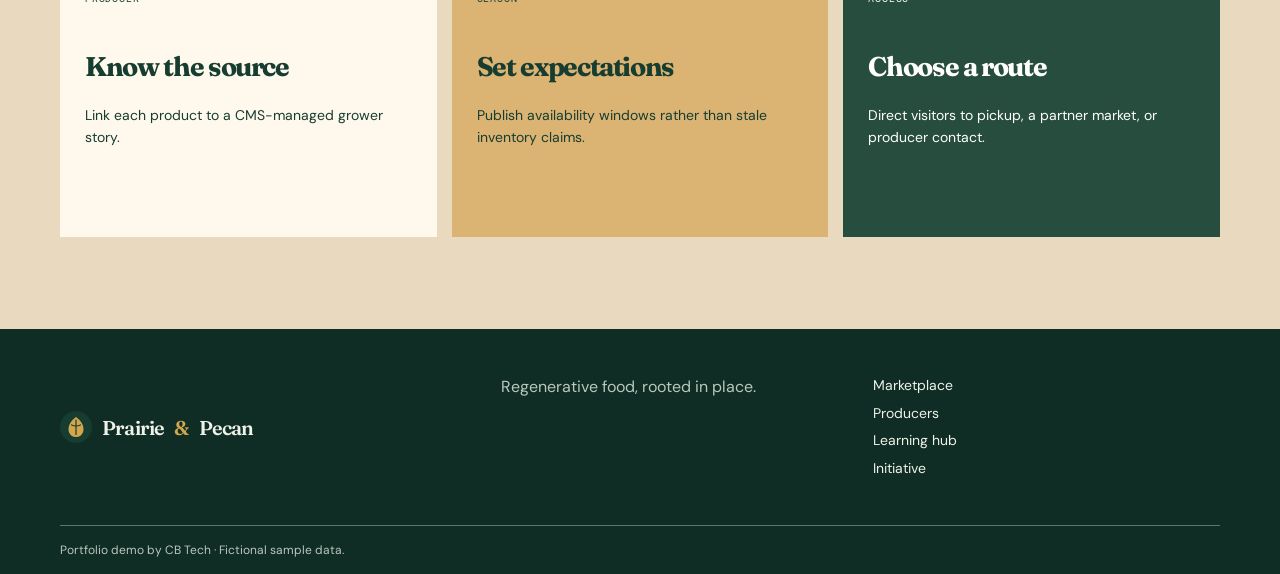
<file: product.html>
<!doctype html><html lang="en"><head><meta charset="utf-8"><meta name="viewport" content="width=device-width,initial-scale=1"><title>Product detail | Prairie & Pecan</title><link rel="stylesheet" href="styles.css"></head><body><div class="demo">PORTFOLIO DEMONSTRATION - FICTIONAL CONTENT BY CB TECH; NOT AN OFFICIAL CHICKASAW NATION WEBSITE.</div><header class="header"><a class="brand" href="index.html"><b class="mark">P</b>Prairie <em>&amp;</em> Pecan</a><button class="menu">Menu</button><nav><a href="index.html">Home</a><a class="active" href="market.html">Marketplace</a><a href="producers.html">Producers</a><a href="learn.html">Learn</a><a class="navcta" href="apply.html">Join the program</a></nav></header><main><section class="detail-hero"><div class="wrap"><p class="breadcrumbs">Marketplace / sample product</p><h1 id="productName">Orchard Select Pecans</h1><p id="productBy">From Red Ridge Orchard · Sample listing</p></div></section><section class="detail-grid wrap"><img src="assets/pecan-detail.png" alt="Native pecans in their shells and cracked pecan kernels"><div class="detail-copy"><p class="eyebrow">Product detail pattern</p><h2>Seasonal food, made easy to understand.</h2><p id="productCopy">This fictional product page shows how the final site can give visitors useful information without forcing producers into a single checkout system.</p><ul class="facts"><li><b>Category</b><span id="productCategory">Native pecans</span></li><li><b>Available through</b><span>Producer pickup / contact route</span></li><li><b>Origin</b><span id="productOrigin">South-central Oklahoma</span></li></ul><a class="button gold" href="story.html">Meet the sample grower →</a><p class="helper">In production, this CTA can link to a producer store, market calendar, phone/email button, or approved ecommerce flow.</p></div></section><section class="season"><div class="wrap"><div class="head"><div><p class="eyebrow">Keep exploring</p><h2>More from the sample marketplace.</h2></div><a class="button outline" href="market.html">Back to marketplace →</a></div><div class="cards"><article class="card"><span class="tag">Producer</span><h3>Know the source</h3><p>Link each product to a CMS-managed grower story.</p></article><article class="card"><span class="tag">Season</span><h3>Set expectations</h3><p>Publish availability windows rather than stale inventory claims.</p></article><article class="card"><span class="tag">Access</span><h3>Choose a route</h3><p>Direct visitors to pickup, a partner market, or producer contact.</p></article></div></div></section></main><footer><div class="footer-main wrap"><a class="brand" href="index.html"><b class="mark">P</b>Prairie <em>&amp;</em> Pecan</a><p>Regenerative food, rooted in place.</p><div><a href="market.html">Marketplace</a><a href="producers.html">Producers</a><a href="learn.html">Learning hub</a><a href="partners.html">Initiative</a></div></div><div class="footer-bottom wrap">Portfolio demo by CB Tech · Fictional sample data.</div></footer><script src="app.js"></script></body></html>
</file>
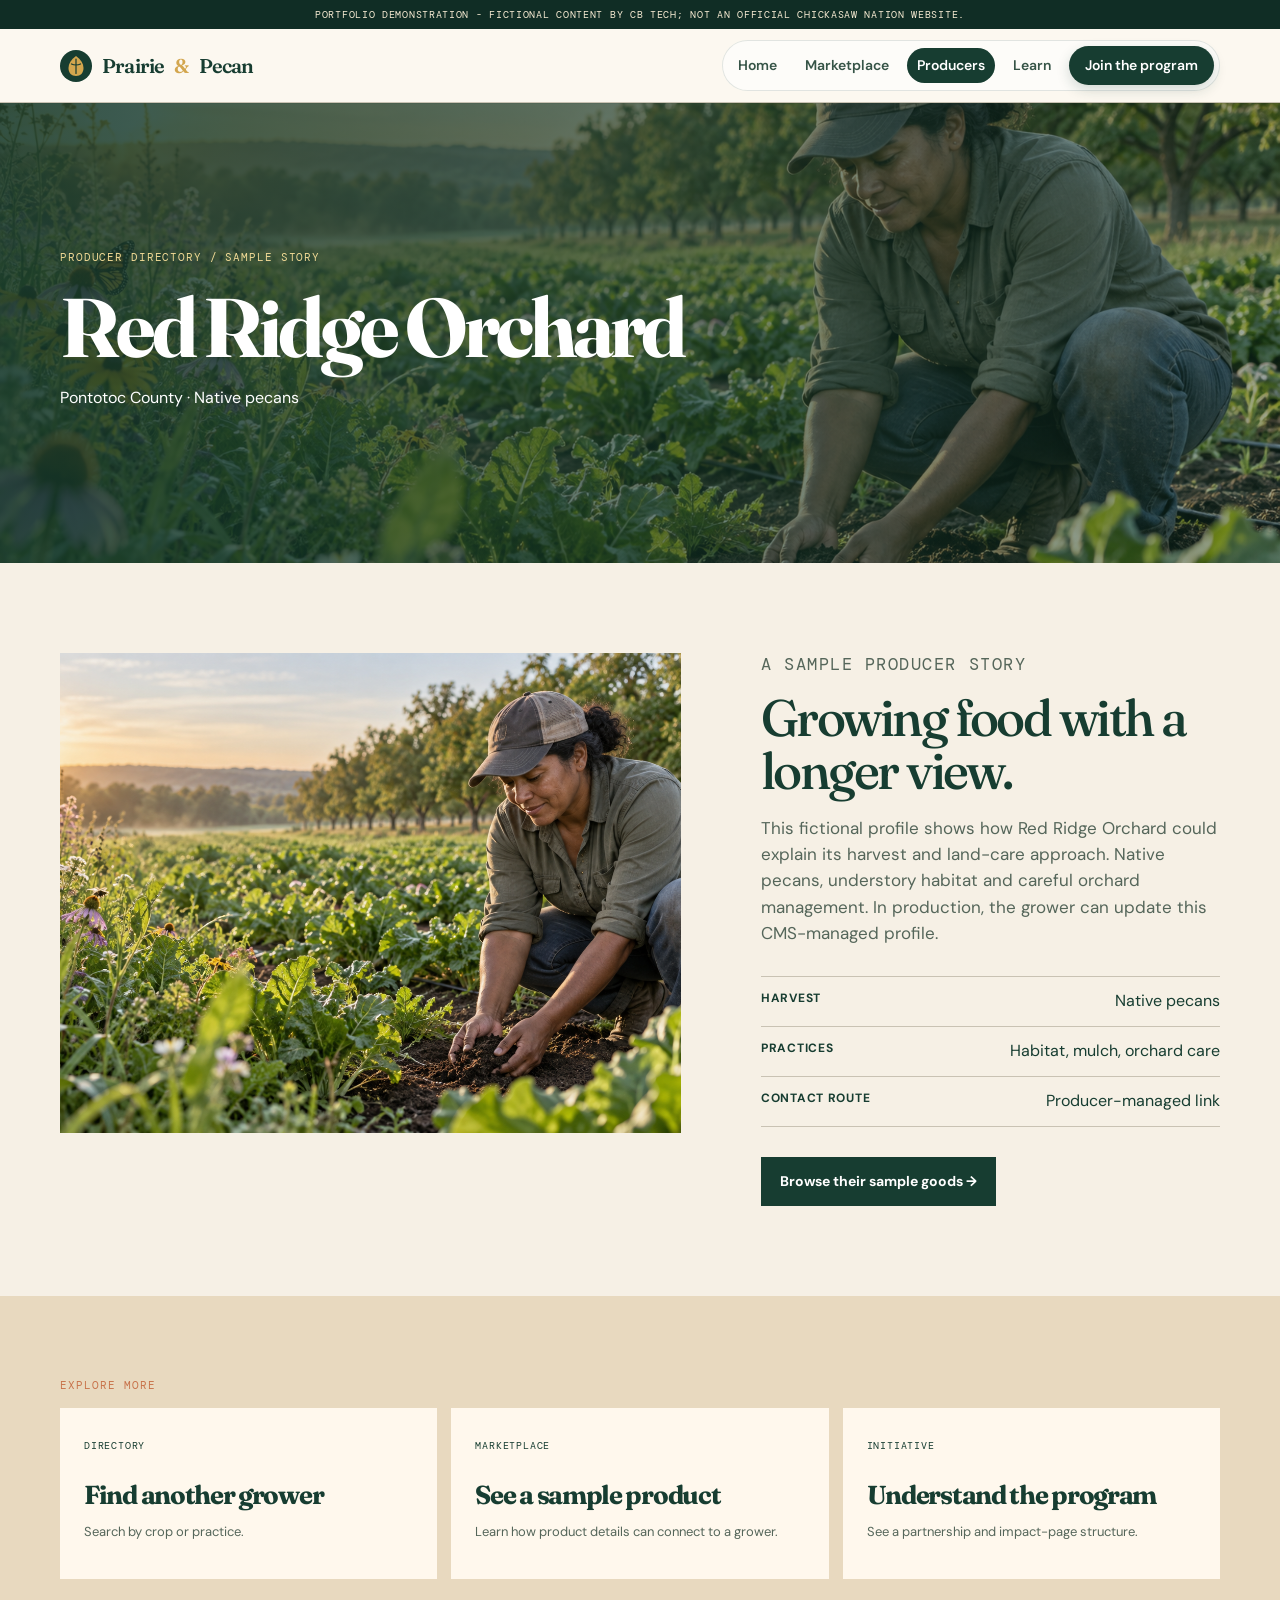
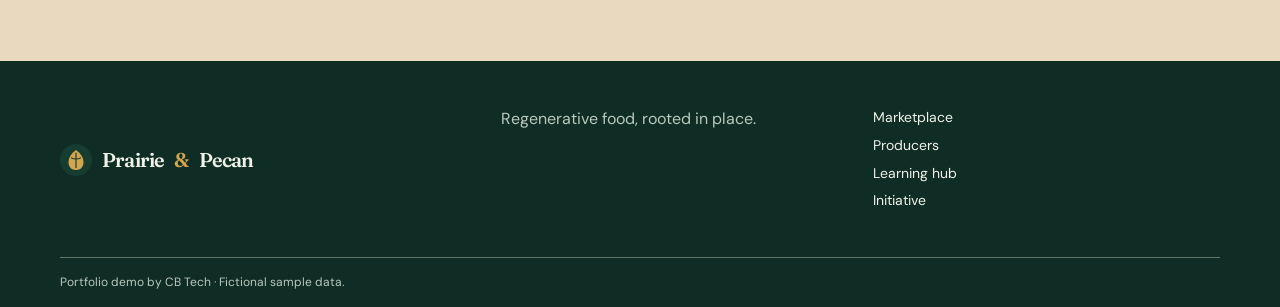
<file: story.html>
<!doctype html><html lang="en"><head><meta charset="utf-8"><meta name="viewport" content="width=device-width,initial-scale=1"><title>Producer story | Prairie & Pecan</title><link rel="stylesheet" href="styles.css"></head><body><div class="demo">PORTFOLIO DEMONSTRATION - FICTIONAL CONTENT BY CB TECH; NOT AN OFFICIAL CHICKASAW NATION WEBSITE.</div><header class="header"><a class="brand" href="index.html"><b class="mark">P</b>Prairie <em>&amp;</em> Pecan</a><button class="menu">Menu</button><nav><a href="index.html">Home</a><a href="market.html">Marketplace</a><a class="active" href="producers.html">Producers</a><a href="learn.html">Learn</a><a class="navcta" href="apply.html">Join the program</a></nav></header><main><section class="detail-hero"><div class="wrap"><p class="breadcrumbs">Producer directory / sample story</p><h1 id="storyName">Red Ridge Orchard</h1><p id="storyLocation">Pontotoc County · Native pecans &amp; pollinator habitat</p></div></section><section class="detail-grid wrap"><img src="assets/soil-grower.png" alt="Grower examining soil in a specialty crop field"><div class="detail-copy"><p class="eyebrow">A sample producer story</p><h2>Growing food with a longer view.</h2><p id="storyCopy">This fictional profile demonstrates a simple narrative format: who grows here, what they offer, and the practices visitors can learn about. In the production site, each producer can edit their profile through the Wix CMS.</p><ul class="facts"><li><b>Harvest</b><span id="storyHarvest">Native pecans</span></li><li><b>Practices</b><span id="storyPractice">Habitat, mulch, orchard care</span></li><li><b>Contact route</b><span>Producer-managed link</span></li></ul><a class="button" href="market.html">Browse their sample goods →</a></div></section><section class="story-cards"><div class="wrap"><p class="eyebrow">Explore more</p><div class="grid"><a class="mini-card" href="producers.html"><span class="tag">Directory</span><h3>Find another grower</h3><p>Search by crop or practice.</p></a><a class="mini-card" href="product.html"><span class="tag">Marketplace</span><h3>See a sample product</h3><p>Learn how product details can connect to a grower.</p></a><a class="mini-card" href="partners.html"><span class="tag">Initiative</span><h3>Understand the program</h3><p>See a partnership and impact-page structure.</p></a></div></div></section></main><footer><div class="footer-main wrap"><a class="brand" href="index.html"><b class="mark">P</b>Prairie <em>&amp;</em> Pecan</a><p>Regenerative food, rooted in place.</p><div><a href="market.html">Marketplace</a><a href="producers.html">Producers</a><a href="learn.html">Learning hub</a><a href="partners.html">Initiative</a></div></div><div class="footer-bottom wrap">Portfolio demo by CB Tech · Fictional sample data.</div></footer><script src="app.js"></script></body></html>
</file>
<file: styles.css>
@import url('https://fonts.googleapis.com/css2?family=DM+Mono:wght@400;500&family=DM+Sans:wght@400;500;600;700&family=Fraunces:opsz,wght@9..144,500;9..144,600&display=swap');
body .home-bridge{display:none!important}body .intro{padding-top:72px;padding-bottom:82px;border-top:1px solid rgba(23,61,49,.13)}
body .header{position:sticky;top:0;height:74px;background:rgba(252,249,241,.92);backdrop-filter:blur(16px);box-shadow:0 1px 0 rgba(23,61,49,.09);transition:box-shadow .25s,background .25s}body .header nav{gap:8px;padding:5px;border:1px solid rgba(23,61,49,.12);border-radius:999px;background:rgba(255,255,255,.58)}body .header nav>a:not(.navcta){padding:7px 10px;border-radius:999px;color:#365447;transition:background .2s,color .2s}body .header nav>a:not(.navcta):hover,body .header nav>a.active{background:#173d31;color:#fff}body .header nav>a:after{display:none}body .header .navcta{border-radius:999px;padding:9px 16px;box-shadow:0 5px 13px rgba(23,61,49,.18)}body .header.is-scrolled{background:rgba(252,249,241,.98);box-shadow:0 10px 26px rgba(18,48,38,.11)}.home-bridge{height:0;position:relative;z-index:3}.home-bridge__badge{position:absolute;left:50%;top:-35px;transform:translateX(-50%);width:92px;height:92px;border:5px solid #f6f0e5;border-radius:50%;display:grid;place-items:center;text-align:center;background:#173d31;color:#f0d995;box-shadow:0 13px 28px rgba(16,45,37,.28);animation:harvestFloat 2.8s ease-in-out infinite}.home-bridge__badge span{display:block;font:10px/1.2 'DM Mono';letter-spacing:.08em;text-transform:uppercase}.home-bridge__badge b{display:block;color:#fff;font-size:18px;line-height:1;margin-top:4px;animation:harvestArrow 1.2s ease-in-out infinite}@keyframes harvestFloat{0%,100%{margin-top:0}50%{margin-top:13px}}@keyframes harvestArrow{0%,100%{transform:translateY(-2px)}50%{transform:translateY(4px)}}body .intro{padding-top:88px;padding-bottom:88px}@media(max-width:760px){body .header{height:68px}body .header nav{top:68px;border-radius:0;border-left:0;border-right:0;gap:2px;background:#fcf9f1}body .header nav>a:not(.navcta){border-radius:3px;padding:10px}.home-bridge__badge{width:76px;height:76px;top:-29px;border-width:4px}.home-bridge__badge span{font-size:8px}body .intro{padding-top:70px;padding-bottom:65px}}
.header .mark,.footer-main .mark{background:#173d31 url('assets/prairie-pecan-mark.svg') center/contain no-repeat!important;color:transparent!important;font-size:0}
.mark{background:#173d31 url('assets/prairie-pecan-mark.svg') center/contain no-repeat!important;color:transparent!important;font-size:0}
.logo-use{background:#173d31 url('assets/prairie-pecan-mark.svg') center/contain no-repeat;color:transparent!important;font-size:0}.navcta.active{color:#fff}.detail-hero{min-height:460px;display:grid;align-items:end;color:#fff;background:linear-gradient(90deg,#14382bdd,#14382b66),url('assets/soil-grower.png') center/cover}.detail-hero .wrap{padding:78px 0}.detail-hero h1{max-width:740px}.breadcrumbs{font:11px 'DM Mono';letter-spacing:.08em;text-transform:uppercase;color:#f0d995;margin-bottom:20px}.detail-grid{display:grid;grid-template-columns:1.15fr .85fr;gap:80px;padding:90px 0}.detail-grid img{width:100%;height:480px;object-fit:cover}.detail-copy p{font-size:17px;color:#55665a}.facts{padding:0;list-style:none;margin:30px 0;border-top:1px solid #c9c2b3}.facts li{padding:12px 0;border-bottom:1px solid #c9c2b3;display:flex;justify-content:space-between;gap:10px}.facts b{font-size:12px;text-transform:uppercase;letter-spacing:.06em}.story-cards{background:#e8d9bf;padding:82px 0}.mini-card{background:#fff8ed;padding:24px;min-height:170px}.mini-card h3{font-size:26px;margin:25px 0 6px}.mini-card p{font-size:13px;color:#55665a}.partner-hero{background:linear-gradient(90deg,#153d30dc,#153d3070),url('assets/market-community.png') center/cover;color:#fff;padding:100px 0}.partner-grid{padding:86px 0;display:grid;grid-template-columns:repeat(3,1fr);gap:16px}.partner-grid article{padding:26px;border:1px solid #c9c2b3;min-height:210px;background:#fff9ee}.partner-grid h3{margin:34px 0 8px}.partner-grid p{font-size:14px;color:#55665a}.link-card{display:inline-flex;margin-top:15px;font-weight:700;font-size:13px;border-bottom:1px solid}.support{padding:85px 0;display:grid;grid-template-columns:1fr 1fr;gap:50px}.support>div:last-child{background:#274d3e;color:#fff;padding:38px}.support>div:last-child p:not(.eyebrow){color:#d7e0d7}@media(max-width:760px){.detail-grid,.support{grid-template-columns:1fr;gap:35px}.detail-grid{padding:60px 0}.detail-grid img{height:330px}.partner-grid{grid-template-columns:1fr;padding:60px 0}.detail-hero .wrap{padding:60px 0}}
:root{--ink:#173d31;--green:#315846;--paper:#f6f0e5;--sand:#e8d9bf;--gold:#d3a64e;--orange:#c8734b;--line:#c9c2b3;--muted:#55665a}*{box-sizing:border-box}html{scroll-behavior:smooth}body{margin:0;background:var(--paper);color:var(--ink);font:16px/1.55 'DM Sans',sans-serif}a{color:inherit;text-decoration:none}.wrap{width:min(1160px,calc(100% - 48px));margin:auto}.demo{background:#102d25;color:#f6ead2;text-align:center;padding:8px 15px;font:10px 'DM Mono';letter-spacing:.07em}.header{height:80px;padding:0 max(24px,calc((100vw - 1160px)/2));display:flex;align-items:center;justify-content:space-between;background:#fcf9f1;border-bottom:1px solid var(--line);position:relative;z-index:5}.brand{font:600 20px Fraunces,serif;letter-spacing:-.04em;display:flex;align-items:center;gap:10px}.mark{display:grid;place-items:center;width:32px;height:32px;border-radius:50%;background:var(--ink);color:var(--gold)}.brand em{color:var(--gold);font-style:normal}nav{display:flex;gap:25px;align-items:center;font-size:14px;font-weight:600}.navcta{background:var(--ink);color:white;padding:10px 15px}.active{color:var(--orange)}.menu{display:none;background:none;border:1px solid var(--ink);padding:7px 10px;font-weight:700}.eyebrow{margin:0 0 16px;color:var(--orange);font:11px 'DM Mono';letter-spacing:.09em;text-transform:uppercase}.light{color:#f1d991}h1,h2,h3{font-family:Fraunces,serif;letter-spacing:-.05em;line-height:1.04;margin:0}h1{font-size:clamp(48px,6.5vw,84px)}h2{font-size:clamp(37px,4vw,58px);font-weight:500}h3{font-size:27px}.button{display:inline-flex;gap:12px;align-items:center;padding:13px 18px;border:1px solid transparent;background:var(--ink);color:#fff;font-size:14px;font-weight:700;cursor:pointer;transition:.2s transform}.button:hover{transform:translateY(-2px)}.gold{background:var(--gold);color:var(--ink)}.outline{background:transparent;border-color:var(--ink);color:var(--ink)}.hero{height:min(760px,calc(100svh - 105px));min-height:580px;position:relative;overflow:hidden;color:#fff}.hero img{width:100%;height:100%;object-fit:cover;position:absolute}.hero:after{content:'';position:absolute;inset:0;background:linear-gradient(90deg,rgba(10,34,25,.84),rgba(10,34,25,.4) 55%,transparent)}.hero-copy{position:relative;z-index:1;padding-top:clamp(100px,17vh,180px);max-width:680px}.hero-copy p:not(.eyebrow){max-width:570px;font-size:19px}.row{display:flex;gap:16px;align-items:center;flex-wrap:wrap}.textlink{font-weight:700;border-bottom:1px solid;padding-bottom:2px;font-size:14px}.textlink.white{color:#fff}.intro{display:grid;grid-template-columns:1.15fr .85fr;gap:90px;padding:110px 0}.intro p:last-child{font-size:17px;color:var(--muted)}.impact{background:var(--ink);color:#fff}.impact .wrap{padding:43px 0;display:grid;grid-template-columns:repeat(3,1fr) 1.2fr;gap:25px}.impact article{border-right:1px solid #668075}.impact strong{display:block;font:46px Fraunces;color:#e5c578}.impact span,.impact p{font-size:13px;color:#d4e0d4;margin:0}.split{padding:118px 0;display:grid;grid-template-columns:1fr 1fr;align-items:center;gap:clamp(45px,9vw,130px)}.photo{height:480px;overflow:hidden}.photo img{width:100%;height:100%;object-fit:cover}.content p:not(.eyebrow){font-size:17px;color:var(--muted)}.checks{list-style:none;padding:0;margin:26px 0}.checks li{border-bottom:1px solid var(--line);padding:11px 0}.checks li:before{content:'✓';color:var(--orange);font-weight:700;margin-right:11px}.season{background:var(--sand);padding:92px 0}.head{display:flex;justify-content:space-between;align-items:end;margin-bottom:35px}.cards{display:grid;grid-template-columns:repeat(3,1fr);gap:15px}.card{min-height:270px;padding:25px;background:#fff8ed;display:flex;flex-direction:column}.card:nth-child(2){background:#dbb373}.card:nth-child(3){background:#274d3e;color:white}.tag{font:10px 'DM Mono';text-transform:uppercase;letter-spacing:.08em}.card h3{margin:48px 0 10px}.card p{font-size:14px}.card a{font-size:13px;font-weight:700;margin-top:auto}.learning{padding:118px 0;display:grid;grid-template-columns:.85fr 1.15fr;align-items:center;gap:70px}.feature{height:450px;position:relative}.feature img{width:100%;height:100%;object-fit:cover}.caption{position:absolute;bottom:0;left:0;right:0;background:#153d30e8;color:#fff;padding:14px 20px}.caption small{display:block;color:#e5c578;font:10px 'DM Mono';letter-spacing:.08em;text-transform:uppercase}.cta{margin:0 auto 112px;background:linear-gradient(120deg,#173d31,#38624b);color:white;padding:63px;position:relative;overflow:hidden}.cta:after{content:'';position:absolute;right:-100px;top:-160px;width:380px;height:380px;border-radius:50%;border:1px solid #e3c27077}.cta>*{position:relative;z-index:1}.cta h2{max-width:640px}.cta p:not(.eyebrow){max-width:510px}.pagehero{padding:92px 0 80px;background:#e8d9bf}.pagehero.green,.applyhero{background:#244b3c;color:#fff}.pagehero p:not(.eyebrow),.applyhero p:not(.eyebrow){font-size:18px;max-width:660px}.catalog{padding:65px 0 100px;display:grid;grid-template-columns:230px 1fr;gap:46px}.filters{border-right:1px solid var(--line);padding-right:25px}.filter{width:100%;display:flex;justify-content:space-between;border:0;border-bottom:1px solid var(--line);background:none;padding:12px 0;color:var(--ink);font:14px 'DM Sans';cursor:pointer;text-align:left}.filter.active,.chip.active{color:var(--orange);font-weight:700}.notice{background:#e2eadc;padding:16px;margin-top:28px;font-size:12px}.notice p{margin:4px 0}.cataloghead{display:flex;justify-content:space-between;align-items:center;margin-bottom:18px;font-size:13px}.cataloghead p{margin:0}.cataloghead select{padding:8px;background:none;border:1px solid var(--line)}.grid{display:grid;grid-template-columns:repeat(3,1fr);gap:14px}.listing{background:#fff9ee;border:1px solid var(--line);padding:19px;min-height:235px;display:flex;flex-direction:column}.listing h3{font-size:27px;margin:43px 0 8px}.listing p{font-size:13px;color:var(--muted);margin:0}.listingbottom{margin-top:auto;display:flex;justify-content:space-between;align-items:center;font-size:12px}.save{border:0;background:none;font-weight:700;color:var(--ink);cursor:pointer}.saved{color:var(--orange)}.process{border-top:1px solid var(--line);padding:30px 0 75px}.process div{display:flex;gap:35px;font:21px Fraunces}.directory{padding:70px 0 100px}.tools{border-bottom:1px solid var(--line);padding-bottom:28px;margin-bottom:30px;display:flex;justify-content:space-between;gap:25px;align-items:end}.tools label{display:grid;gap:7px;font-size:12px;font-weight:700}.tools input{width:270px;background:#fff9ee;border:1px solid var(--line);padding:11px}.chips{display:flex;gap:7px;flex-wrap:wrap}.chip{border:1px solid var(--line);background:none;border-radius:17px;padding:7px 12px;cursor:pointer;font:12px 'DM Sans'}.chip.active{background:var(--ink);color:#fff}.producer{border-top:4px solid var(--gold);padding:21px;background:#fff9ee;min-height:250px}.producer:nth-child(3n+2){border-color:var(--orange)}.producer:nth-child(3n){border-color:var(--green)}.producer h3{margin:29px 0 5px}.producer p{font-size:13px;color:var(--muted)}.meta{display:flex;gap:6px;flex-wrap:wrap;margin-top:20px}.meta span{background:#e8dfd0;padding:4px 7px;font:10px 'DM Mono'}.quote{background:#dcb06f;padding:63px;margin-bottom:100px}.quote p{font:clamp(32px,4vw,50px)/1.1 Fraunces;max-width:900px;margin:0}.quote span{font:10px 'DM Mono';letter-spacing:.07em}.learn{padding:78px 0;display:grid;grid-template-columns:1.2fr .8fr;gap:65px}.articles{margin-top:35px;border-top:1px solid var(--line)}.article{padding:20px 0;border-bottom:1px solid var(--line)}.article small{font:10px 'DM Mono';color:var(--orange)}.article h3{font-size:27px;margin:5px 0}.article p{font-size:14px;color:var(--muted);margin:0 0 8px}.event{align-self:start;background:#274d3e;color:#fff;padding:33px}.event .date{font:45px Fraunces;margin:27px 0}.event .date span{font:10px 'DM Mono';color:#e5c578;margin-left:6px}.event p:not(.eyebrow):not(.date){font-size:14px;color:#d7e0d7}.faq{padding-bottom:100px}.faq h2{margin-bottom:28px}.faq details{padding:18px 0;border-top:1px solid var(--line)}.faq details:last-child{border-bottom:1px solid var(--line)}summary{cursor:pointer;list-style:none;font:22px Fraunces}summary:after{content:'+';float:right;color:var(--orange)}details[open] summary:after{content:'−'}.faq details p{color:var(--muted);max-width:700px}.applyhero{padding:85px 0}.application{padding:65px 0 100px;display:grid;grid-template-columns:260px 1fr;gap:95px}.steps{list-style:none;padding:0;margin:25px 0;display:grid;gap:14px;font-weight:600;color:#738276}.steps li{display:flex;gap:10px;align-items:center}.steps .current{color:var(--ink)}.steps .current span{background:var(--gold);padding:4px}.formstep{display:none;max-width:650px}.formstep.active{display:block}.formstep h2{margin-bottom:28px}.formstep label{display:grid;gap:7px;font-size:13px;font-weight:700;margin:17px 0}.formstep input,.formstep textarea{padding:12px;background:#fff9ee;border:1px solid var(--line);font:16px 'DM Sans'}.formstep input:focus,.formstep textarea:focus{outline:2px solid var(--gold)}.formrow{display:grid;grid-template-columns:1fr 1fr;gap:15px}.formstep fieldset{border:0;padding:0}.formstep legend{font-size:13px;font-weight:700}.formstep .choice{display:flex;align-items:center;gap:8px;font-weight:400}.summarybox{background:#fff9ee;border-left:4px solid var(--gold);padding:20px}.summarybox p{margin:7px 0}.helper{font-size:12px;color:var(--muted)}.success{display:none}.success.show{display:block}.modal{display:none;position:fixed;inset:0;z-index:20;background:#102d25c9;align-items:center;justify-content:center;padding:20px}.modal.open{display:flex}.modalbox{position:relative;max-width:520px;background:var(--paper);padding:42px}.close{position:absolute;right:11px;top:4px;background:none;border:0;font-size:30px;cursor:pointer}footer{background:#102d25;color:#eef2e9;padding-top:46px}.footer-main{padding-bottom:45px;display:grid;grid-template-columns:1.2fr 1fr 1fr;gap:24px}.footer-main p{margin:0;color:#b9c8bd}.footer-main div{display:grid;gap:6px;font-size:14px}.footer-bottom{padding:15px 0;border-top:1px solid #607568;font-size:12px;color:#bac7bd}@media(max-width:760px){.wrap{width:calc(100% - 34px)}.header{height:68px;padding:0 17px}.menu{display:block}nav{display:none;position:absolute;top:68px;left:0;right:0;flex-direction:column;align-items:stretch;padding:17px;background:#fcf9f1;border-bottom:1px solid var(--line)}nav.open{display:flex}.navcta{text-align:center}.hero{min-height:590px}.hero-copy{padding:92px 0}.intro,.split,.learning,.learn,.application{grid-template-columns:1fr;gap:34px}.intro,.split,.learning{padding:70px 0}.impact .wrap{grid-template-columns:1fr 1fr}.impact article:nth-child(2){border:0}.impact p{grid-column:1/-1}.photo{height:350px}.head{align-items:start;flex-direction:column}.cards,.grid{grid-template-columns:1fr}.cta{padding:42px 27px;margin-bottom:70px}.catalog{grid-template-columns:1fr;padding:45px 0 70px}.filters{border:0;padding:0}.filters .notice{display:none}.tools{flex-direction:column;align-items:stretch}.tools input{width:100%}.directory{padding:45px 0 70px}.quote{padding:42px 26px;margin-bottom:70px}.process div{flex-direction:column;gap:8px}.formrow{grid-template-columns:1fr}.footer-main{grid-template-columns:1fr;gap:20px}.steps{display:flex;flex-wrap:wrap;font-size:12px}.application aside .notice{display:none}}
</file>
